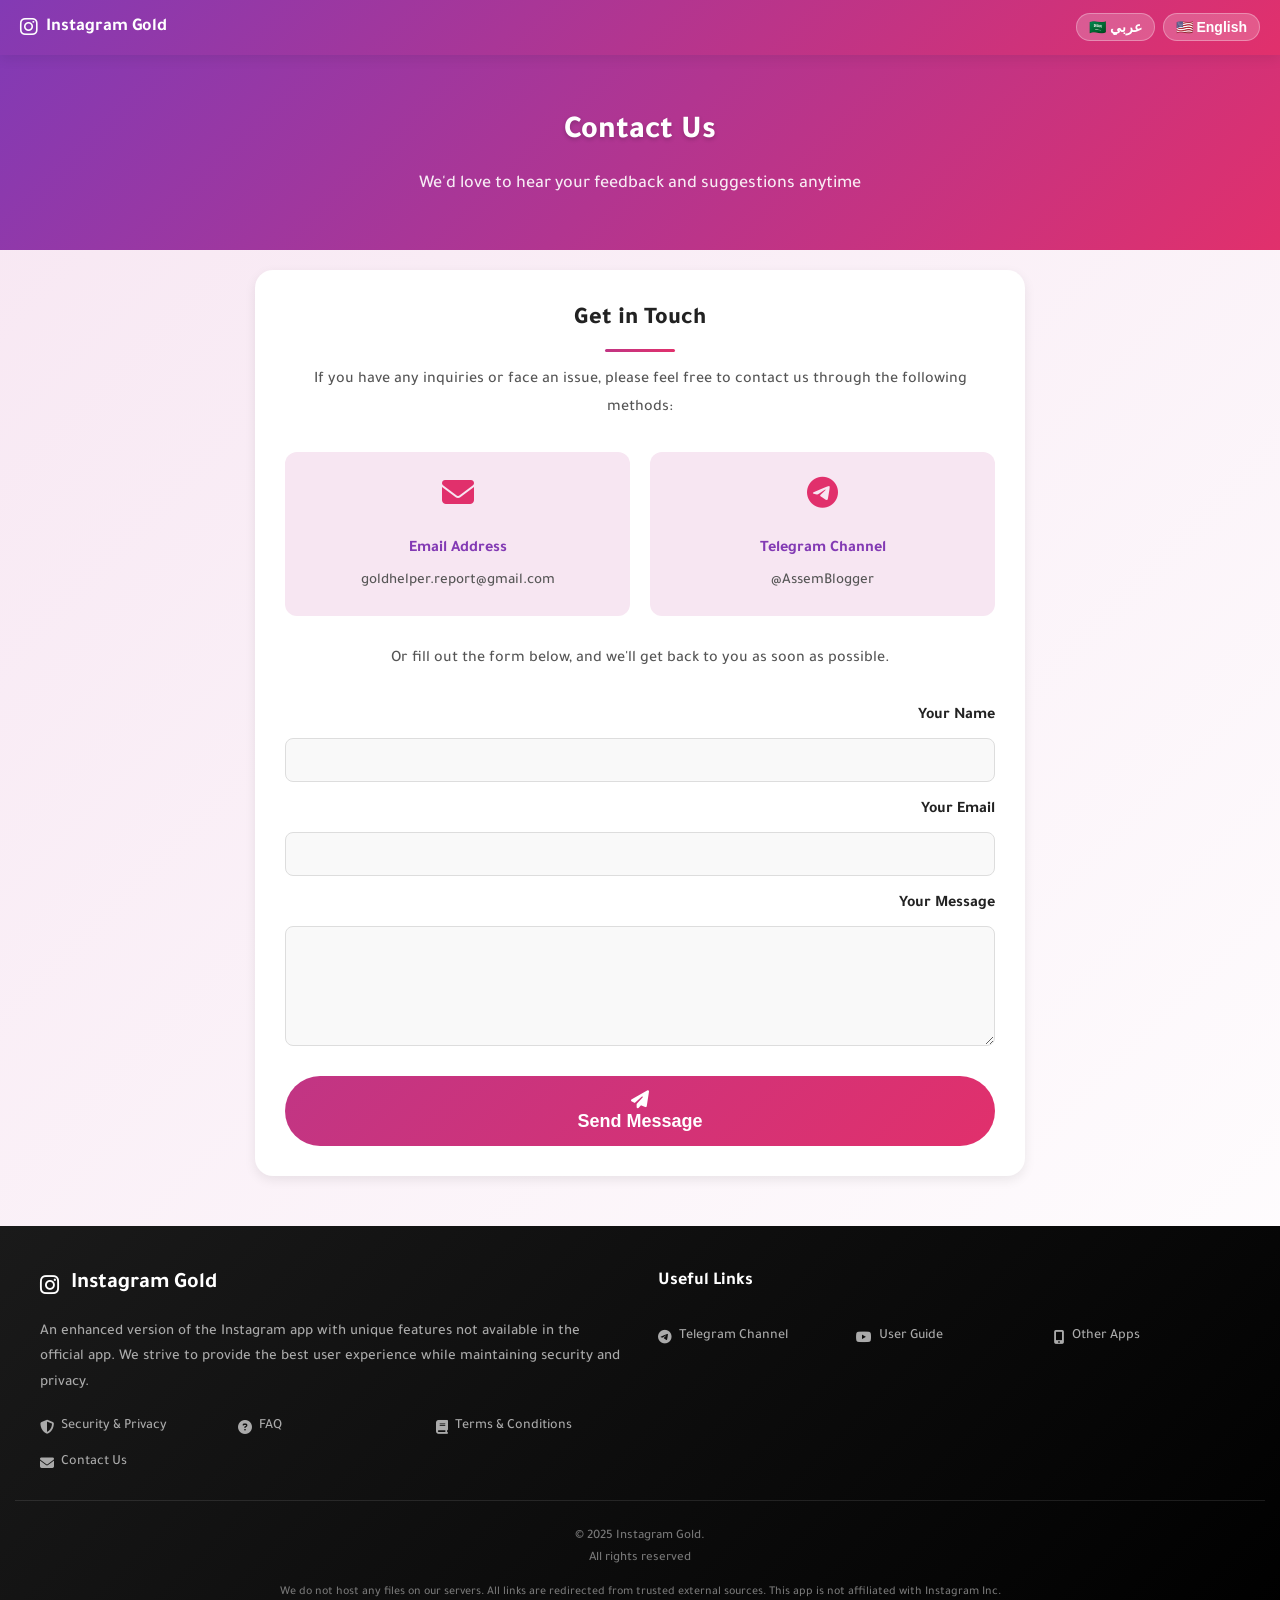
<file: contact.html>
<!DOCTYPE html>
<html lang="ar" dir="rtl">
<head>
    <meta charset="UTF-8" />
    <title>اتصل بنا - انستقرام الذهبي</title>
    <link rel="icon" href="https://instagold.download/favicon.ico" type="image/x-icon">
    <meta name="viewport" content="width=device-width, initial-scale=1, shrink-to-fit=no"/>
    <meta name="robots" content="index,follow"/>
    <meta name="description" content="تواصل معنا للاستفسار عن انستقرام الذهبي أو لتقديم ملاحظاتك. يسعدنا سماع آرائكم واقتراحاتكم."/>
    <meta name="keywords" content="Instagram Gold, Instagram Plus, اتصل بنا, contact us, دعم فني"/>

    <meta property="og:type" content="website"/>
    <meta property="og:site_name" content="GoldFire"/>
    <meta property="og:locale" content="ar_AR"/>
    <meta property="og:url" content="https://instagold.ogwhats.me/contact.html"/>
    <meta property="og:title" content="اتصل بنا - انستقرام الذهبي"/>
    <meta property="og:description" content="تواصل معنا لجميع استفساراتك حول انستقرام الذهبي."/>

    <meta name="twitter:card" content="summary_large_image"/>
    <meta name="twitter:site" content="@GoldFire"/>
    <meta name="twitter:title" content="اتصل بنا - انستقرام الذهبي"/>
    <meta property="twitter:description" content="تواصل معنا لجميع استفساراتك حول انستقرام الذهبي."/>

    <meta itemprop="name" content="اتصل بنا - انستقرام الذهبي"/>
    <meta itemprop="description" content="تواصل معنا لجميع استفساراتك حول انستقرام الذهبي."/>

    <link href="https://fonts.googleapis.com/css2?family=Tajawal:wght@400;500;600;700;800&display=swap" rel="stylesheet">
    <link rel="stylesheet" href="https://cdnjs.cloudflare.com/ajax/libs/font-awesome/6.4.0/css/all.min.css">
    
    <script async src="https://www.googletagmanager.com/gtag/js?id=G-VJVJFRQLR0"></script>
    <script>
      window.dataLayer = window.dataLayer || [];
      function gtag(){dataLayer.push(arguments);}
      gtag('js', new Date());
      gtag('config', 'G-VJVJFRQLR0');
    </script>
    
    <style>
        :root {
            --plus-primary: #E1306C;
            --plus-secondary: #C13584;
            --plus-dark: #833AB4;
            --text-dark: #222;
            --text-light: #f8f8f8;
            --bg-light: #f9f9f9;
            --shadow: 0 4px 12px rgba(0,0,0,0.08);
            --transition: all 0.3s ease;
        }

        * {
            margin: 0;
            padding: 0;
            box-sizing: border-box;
        }
        
        body {
            font-family: 'Tajawal', sans-serif;
            font-weight: 500;
            line-height: 1.7;
            color: var(--text-dark);
            background: linear-gradient(135deg, #f7e6f2 0%, #fff 100%);
            min-height: 100vh;
            position: relative;
        }

        [data-lang] { display: none; }
        .show-ar { display: block; }
        .show-en { display: block; }
        [dir="rtl"] .show-en, [dir="ltr"] .show-ar { display: none; }

        .top-bar {
            display: flex;
            justify-content: space-between;
            align-items: center;
            padding: 12px 20px;
            background: linear-gradient(135deg, var(--plus-dark) 0%, var(--plus-primary) 100%);
            box-shadow: var(--shadow);
            position: sticky;
            top: 0;
            z-index: 100;
        }

        .logo {
            display: flex;
            align-items: center;
            gap: 8px;
            color: white;
            font-weight: 700;
            font-size: 18px;
            text-decoration: none;
        }

        .logo-icon {
            font-size: 20px;
        }

        .lang-switcher {
            display: flex;
            gap: 8px;
        }

        .lang-btn {
            background: rgba(255, 255, 255, 0.2);
            border: 1px solid rgba(255, 255, 255, 0.3);
            color: white;
            padding: 5px 12px;
            border-radius: 30px;
            font-weight: 600;
            font-size: 14px;
            cursor: pointer;
            transition: var(--transition);
        }

        .lang-btn:hover {
            background: rgba(255, 255, 255, 0.3);
        }

        .header {
            background: linear-gradient(135deg, var(--plus-dark) 0%, var(--plus-primary) 100%);
            text-align: center;
            padding: 50px 15px;
            position: relative;
            overflow: hidden;
            margin-bottom: 20px;
        }

        .header-content {
            position: relative;
            z-index: 2;
            max-width: 800px;
            margin: 0 auto;
        }

        h1 {
            font-size: 32px;
            font-weight: 800;
            margin-bottom: 10px;
            color: white;
            text-shadow: 0 2px 4px rgba(0,0,0,0.2);
        }

        .subtitle {
            font-size: 18px;
            color: rgba(255, 255, 255, 0.9);
            max-width: 600px;
            margin: 0 auto;
        }
        
        .main-content {
            max-width: 800px;
            margin: 0 auto 50px;
            padding: 0 15px;
        }

        .contact-section {
            background: white;
            border-radius: 18px;
            box-shadow: var(--shadow);
            padding: 30px;
        }

        .section-title {
            font-size: 24px;
            font-weight: 800;
            color: var(--text-dark);
            text-align: center;
            margin-bottom: 15px;
            position: relative;
            padding-bottom: 12px;
        }
        
        .section-title::after {
            content: "";
            position: absolute;
            bottom: 0;
            left: 50%;
            transform: translateX(-50%);
            width: 70px;
            height: 3px;
            background: linear-gradient(90deg, var(--plus-secondary), var(--plus-primary));
            border-radius: 2px;
        }

        [dir="rtl"] .section-title::after {
            left: auto;
            right: 50%;
            transform: translateX(50%);
        }
        
        .contact-desc {
            text-align: center;
            font-size: 16px;
            color: #555;
            margin-bottom: 30px;
        }

        .contact-info-grid {
            display: grid;
            grid-template-columns: 1fr;
            gap: 20px;
            margin-bottom: 30px;
        }

        @media (min-width: 600px) {
            .contact-info-grid {
                grid-template-columns: 1fr 1fr;
            }
        }

        .info-item {
            display: flex;
            flex-direction: column;
            align-items: center;
            text-align: center;
            background: #f7e6f2;
            padding: 20px;
            border-radius: 12px;
            transition: var(--transition);
        }

        .info-item:hover {
            transform: translateY(-5px);
            box-shadow: 0 5px 15px rgba(0,0,0,0.05);
        }

        .info-icon {
            font-size: 32px;
            color: var(--plus-primary);
            margin-bottom: 10px;
        }
        
        .info-label {
            font-size: 16px;
            font-weight: 700;
            color: var(--plus-dark);
            margin-bottom: 5px;
        }
        
        .info-value a {
            font-size: 15px;
            color: #555;
            text-decoration: none;
            transition: color 0.3s ease;
        }

        .info-value a:hover {
            color: var(--plus-primary);
        }
        
        .contact-form {
            display: flex;
            flex-direction: column;
            gap: 15px;
            text-align: right;
        }
        
        .form-group {
            display: flex;
            flex-direction: column;
        }
        
        .form-group label {
            font-weight: 600;
            margin-bottom: 8px;
            color: var(--text-dark);
        }
        
        .form-group input,
        .form-group textarea {
            width: 100%;
            padding: 12px;
            border: 1px solid #ddd;
            border-radius: 8px;
            font-family: 'Tajawal', sans-serif;
            font-size: 15px;
            background: #f9f9f9;
            transition: border-color 0.3s ease;
        }
        
        .form-group input:focus,
        .form-group textarea:focus {
            outline: none;
            border-color: var(--plus-primary);
            box-shadow: 0 0 0 2px rgba(225, 48, 108, 0.2);
        }
        
        .form-group textarea {
            resize: vertical;
            min-height: 120px;
        }
        
        .submit-btn {
            background: linear-gradient(135deg, var(--plus-secondary), var(--plus-primary));
            color: white;
            padding: 14px 25px;
            font-size: 18px;
            font-weight: 700;
            border: none;
            border-radius: 50px;
            cursor: pointer;
            transition: var(--transition);
            margin-top: 15px;
        }

        .submit-btn:hover {
            opacity: 0.9;
            transform: translateY(-2px);
        }

        .footer {
            background: linear-gradient(135deg, #1a1a1a 0%, #000 100%);
            color: #aaa;
            padding: 40px 15px 25px;
            margin-top: 40px;
        }
        
        .footer-content {
            max-width: 1200px;
            margin: 0 auto;
            display: grid;
            grid-template-columns: 1fr;
            gap: 35px;
        }

        @media (min-width: 768px) {
            .footer-content {
                grid-template-columns: 1fr 1fr;
            }
        }
        
        .footer-logo {
            display: flex;
            align-items: center;
            gap: 12px;
            color: white;
            font-size: 22px;
            font-weight: 700;
            margin-bottom: 15px;
        }
        
        .footer-desc {
            font-size: 15px;
            line-height: 1.7;
            margin-bottom: 20px;
        }
        
        .footer-links {
            display: grid;
            grid-template-columns: repeat(auto-fill, minmax(140px, 1fr));
            gap: 12px;
            margin-top: 18px;
        }
        
        .footer-links a {
            text-decoration: none;
            color: #aaa;
            display: flex;
            align-items: center;
            gap: 7px;
            transition: var(--transition);
            font-size: 14px;
        }
        
        .footer-links a:hover {
            color: var(--plus-primary);
        }
        
        .footer-section-title {
            font-size: 18px;
            font-weight: 700;
            color: white;
            margin-bottom: 20px;
            position: relative;
            padding-bottom: 8px;
        }
        
        [dir="ltr"] .footer-section-title::after {
            right: auto;
            left: 0;
        }

        .copyright {
            text-align: center;
            padding-top: 25px;
            margin-top: 25px;
            border-top: 1px solid rgba(255,255,255,0.1);
            font-size: 13px;
            color: #777;
        }
        
        .disclaimer {
            font-size: 12px;
            color: #777;
            margin-top: 12px;
            line-height: 1.7;
            max-width: 800px;
            margin-left: auto;
            margin-right: auto;
        }
        
        @media (max-width: 480px) {
            h1 {
                font-size: 28px;
            }
            .subtitle {
                font-size: 16px;
            }
            .section-title {
                font-size: 22px;
            }
            .contact-desc {
                font-size: 14px;
            }
            .footer-logo {
                font-size: 20px;
            }
            .footer-desc {
                font-size: 14px;
            }
        }
    </style>
</head>
<body>
    
    <div class="top-bar">
        <a href="index.html" class="logo">
            <i class="fab fa-instagram logo-icon"></i>
            <span data-lang="ar">انستقرام الذهبي</span>
            <span data-lang="en">Instagram Gold</span>
        </a>
        <div class="lang-switcher">
            <button class="lang-btn" onclick="setLanguage('ar')">🇸🇦 عربي</button>
            <button class="lang-btn" onclick="setLanguage('en')">🇺🇸 English</button>
        </div>
    </div>
    
    <header class="header">
        <div class="header-content">
            <h1 data-lang="ar">اتصل بنا</h1>
            <h1 data-lang="en">Contact Us</h1>
            <p class="subtitle" data-lang="ar">يسعدنا سماع آرائكم واقتراحاتكم في أي وقت</p>
            <p class="subtitle" data-lang="en">We'd love to hear your feedback and suggestions anytime</p>
        </div>
    </header>
    
    <div class="main-content">
        <div class="contact-section">
            <h2 class="section-title" data-lang="ar">تواصل معنا</h2>
            <h2 class="section-title" data-lang="en">Get in Touch</h2>
            
            <p class="contact-desc" data-lang="ar">
                إذا كان لديك أي استفسار أو واجهت مشكلة، لا تتردد في الاتصال بنا عبر الطرق التالية:
            </p>
            <p class="contact-desc" data-lang="en">
                If you have any inquiries or face an issue, please feel free to contact us through the following methods:
            </p>

            <div class="contact-info-grid">
                <div class="info-item">
                    <div class="info-icon"><i class="fas fa-envelope"></i></div>
                    <div class="info-label" data-lang="ar">البريد الإلكتروني</div>
                    <div class="info-label" data-lang="en">Email Address</div>
                    <div class="info-value"><a href="mailto:goldhelper.report@gmail.com">goldhelper.report@gmail.com</a></div>
                </div>
                <div class="info-item">
                    <div class="info-icon"><i class="fab fa-telegram-plane"></i></div>
                    <div class="info-label" data-lang="ar">قناة التليجرام</div>
                    <div class="info-label" data-lang="en">Telegram Channel</div>
                    <div class="info-value"><a href="https://t.me/AssemBlogger" target="_blank">@AssemBlogger</a></div>
                </div>
            </div>

            <p class="contact-desc" data-lang="ar">
                أو املأ النموذج أدناه وسنتواصل معك في أقرب وقت ممكن.
            </p>
            <p class="contact-desc" data-lang="en">
                Or fill out the form below, and we'll get back to you as soon as possible.
            </p>

            <form class="contact-form" action="https://formspree.io/f/youremailaddress" method="POST">
                <div class="form-group">
                    <label for="name" data-lang="ar">الاسم</label>
                    <label for="name" data-lang="en">Your Name</label>
                    <input type="text" id="name" name="name" required>
                </div>
                <div class="form-group">
                    <label for="email" data-lang="ar">البريد الإلكتروني</label>
                    <label for="email" data-lang="en">Your Email</label>
                    <input type="email" id="email" name="_replyto" required>
                </div>
                <div class="form-group">
                    <label for="message" data-lang="ar">رسالتك</label>
                    <label for="message" data-lang="en">Your Message</label>
                    <textarea id="message" name="message" required></textarea>
                </div>
                <button type="submit" class="submit-btn">
                    <i class="fas fa-paper-plane"></i>
                    <span data-lang="ar">إرسال الرسالة</span>
                    <span data-lang="en">Send Message</span>
                </button>
            </form>
        </div>
    </div>
    
    <footer class="footer">
        <div class="footer-content">
            <div>
                <div class="footer-logo">
                    <i class="fab fa-instagram"></i>
                    <span data-lang="ar">انستقرام الذهبي</span>
                    <span data-lang="en">Instagram Gold</span>
                </div>
                <p class="footer-desc" data-lang="ar">
                    نسخة محسنة من تطبيق انستقرام مع ميزات فريدة غير موجودة في التطبيق الرسمي.
                    نسعى لتقديم أفضل تجربة مستخدم مع الحفاظ على الأمان والخصوصية.
                </p>
                <p class="footer-desc" data-lang="en">
                    An enhanced version of the Instagram app with unique features not available in the official app.
                    We strive to provide the best user experience while maintaining security and privacy.
                </p>
                <div class="footer-links">
                    <a href="/privacy-policy.html"><i class="fas fa-shield-alt"></i> <span data-lang="ar">الأمان والخصوصية</span><span data-lang="en">Security & Privacy</span></a>
                    <a href="/faq.html"><i class="fas fa-question-circle"></i> <span data-lang="ar">الأسئلة الشائعة</span><span data-lang="en">FAQ</span></a>
                    <a href="/terms.html"><i class="fas fa-book"></i> <span data-lang="ar">الشروط والأحكام</span><span data-lang="en">Terms & Conditions</span></a>
                    <a href="/contact.html"><i class="fas fa-envelope"></i> <span data-lang="ar">اتصل بنا</span><span data-lang="en">Contact Us</span></a>
                </div>
            </div>
            
            <div>
                <h3 class="footer-section-title" data-lang="ar">روابط مفيدة</h3>
                <h3 class="footer-section-title" data-lang="en">Useful Links</h3>
                <div class="footer-links">
                    <a href="https://t.me/AssemBlogger"><i class="fab fa-telegram-plane"></i> <span data-lang="ar">قناة التليجرام</span><span data-lang="en">Telegram Channel</span></a>
                    <a href="/user-guide.html"><i class="fab fa-youtube"></i> <span data-lang="ar">دليل الاستخدام</span><span data-lang="en">User Guide</span></a>
                    <a href="https://mediafiresm.appsfire.co/file/goldhelper"><i class="fas fa-mobile-alt"></i> <span data-lang="ar">تطبيقات أخرى</span><span data-lang="en">Other Apps</span></a>
                </div>
            </div>
        </div>
        
        <div class="copyright">
            <p>&copy; 2025 Instagram Gold. <span data-lang="ar">جميع الحقوق محفوظة</span><span data-lang="en">All rights reserved</span></p>
            <p class="disclaimer" data-lang="ar">
                نحن لا نستضيف أي ملف على خوادمنا. جميع الروابط يتم توجيهها من مصادر خارجية موثوقة.
                هذا التطبيق ليس تابعًا لشركة انستقرام.
            </p>
            <p class="disclaimer" data-lang="en">
                We do not host any files on our servers. All links are redirected from trusted external sources.
                This app is not affiliated with Instagram Inc.
            </p>
        </div>
    </footer>
    
    <script>
        document.addEventListener("DOMContentLoaded", () => {
            const userLang = navigator.language.startsWith("ar") ? "ar" : "en";
            setLanguage(userLang);
        });

        function setLanguage(selectedLang) {
            document.documentElement.lang = selectedLang;
            document.documentElement.dir = selectedLang === 'ar' ? 'rtl' : 'ltr';
            
            document.querySelectorAll('[data-lang]').forEach(el => {
                el.style.display = 'none';
            });
            
            document.querySelectorAll(`[data-lang="${selectedLang}"]`).forEach(el => {
                el.style.display = 'block';
            });
            
            if (selectedLang === 'ar') {
                document.querySelectorAll('.show-ar').forEach(el => el.style.display = 'block');
                document.querySelectorAll('.show-en').forEach(el => el.style.display = 'none');
            } else {
                document.querySelectorAll('.show-ar').forEach(el => el.style.display = 'none');
                document.querySelectorAll('.show-en').forEach(el => el.style.display = 'block');
            }
        }
    </script>
</body>
</html>
</file>
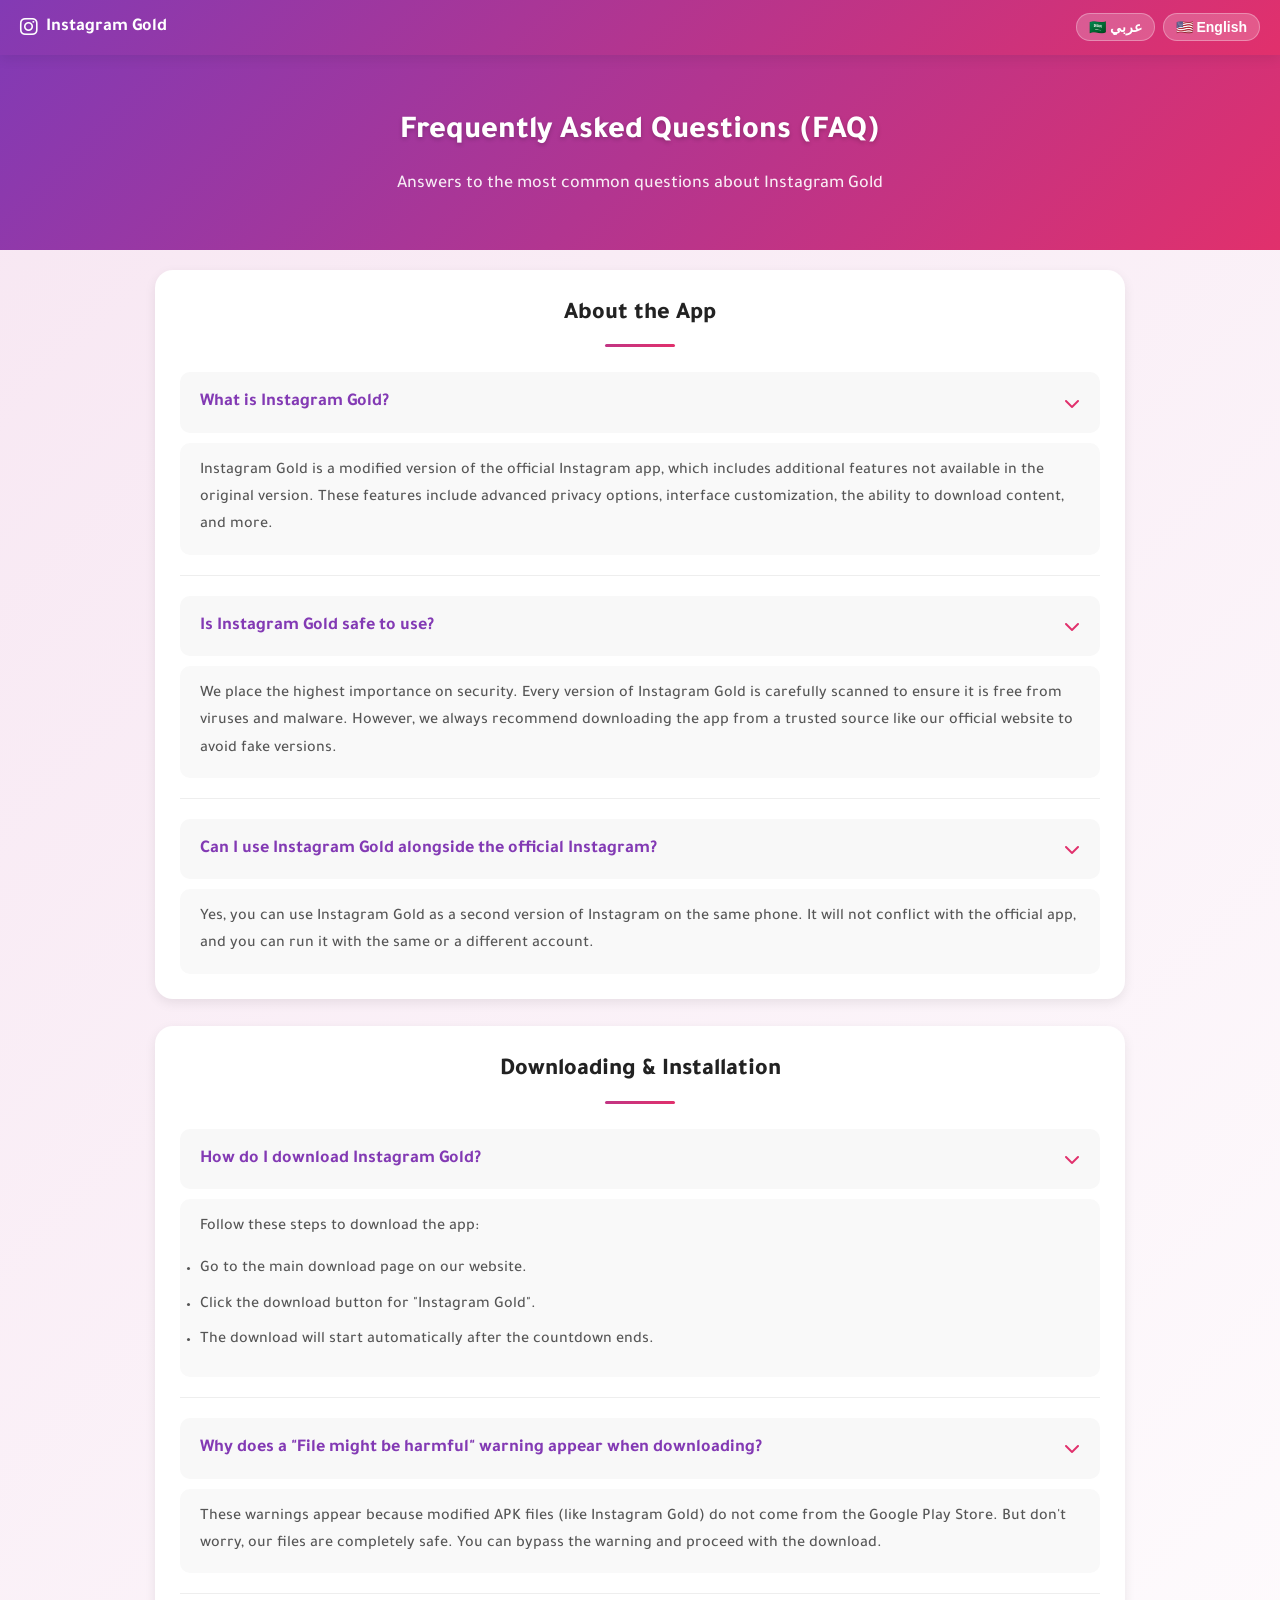
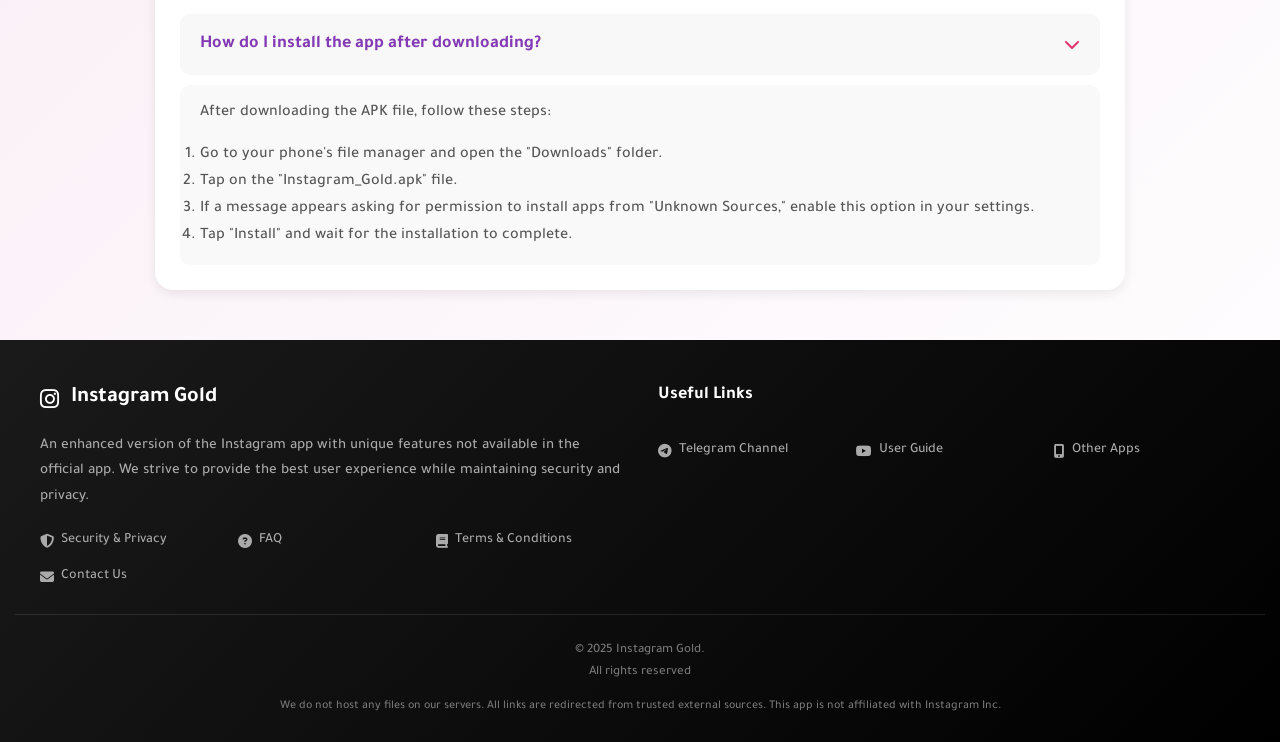
<file: faq.html>
<!DOCTYPE html>
<html lang="ar" dir="rtl">
<head>
    <meta charset="UTF-8" />
    <title>الأسئلة الشائعة - انستقرام الذهبي</title>
    <link rel="icon" href="https://instagold.download/favicon.ico" type="image/x-icon">
    <meta name="viewport" content="width=device-width, initial-scale=1, shrink-to-fit=no"/>
    <meta name="robots" content="index,follow"/>
    <meta name="description" content="الأسئلة الشائعة حول انستقرام الذهبي. تعرف على كيفية التنزيل والاستخدام والميزات وكيفية حل المشكلات الشائعة."/>
    <meta name="keywords" content="Instagram Gold, Instagram Plus, أسئلة شائعة, FAQ, انستقرام الذهبي"/>

    <meta property="og:type" content="website"/>
    <meta property="og:site_name" content="GoldFire"/>
    <meta property="og:locale" content="ar_AR"/>
    <meta property="og:url" content="https://instagold.ogwhats.me/faq.html"/>
    <meta property="og:title" content="الأسئلة الشائعة - انستقرام الذهبي"/>
    <meta property="og:description" content="أجوبة على أكثر الأسئلة شيوعاً حول تطبيق انستقرام الذهبي."/>

    <meta name="twitter:card" content="summary_large_image"/>
    <meta name="twitter:site" content="@GoldFire"/>
    <meta name="twitter:title" content="الأسئلة الشائعة - انستقرام الذهبي"/>
    <meta property="twitter:description" content="أجوبة على أكثر الأسئلة شيوعاً حول تطبيق انستقرام الذهبي."/>

    <meta itemprop="name" content="الأسئلة الشائعة - انستقرام الذهبي"/>
    <meta itemprop="description" content="أجوبة على أكثر الأسئلة شيوعاً حول تطبيق انستقرام الذهبي."/>

    <link href="https://fonts.googleapis.com/css2?family=Tajawal:wght@400;500;600;700;800&display=swap" rel="stylesheet">
    <link rel="stylesheet" href="https://cdnjs.cloudflare.com/ajax/libs/font-awesome/6.4.0/css/all.min.css">
    
    <script async src="https://www.googletagmanager.com/gtag/js?id=G-VJVJFRQLR0"></script>
    <script>
      window.dataLayer = window.dataLayer || [];
      function gtag(){dataLayer.push(arguments);}
      gtag('js', new Date());
      gtag('config', 'G-VJVJFRQLR0');
    </script>
    
    <style>
        :root {
            --plus-primary: #E1306C;
            --plus-secondary: #C13584;
            --plus-dark: #833AB4;
            --text-dark: #222;
            --text-light: #f8f8f8;
            --bg-light: #f9f9f9;
            --shadow: 0 4px 12px rgba(0,0,0,0.08);
            --transition: all 0.3s ease;
        }

        * {
            margin: 0;
            padding: 0;
            box-sizing: border-box;
        }
        
        body {
            font-family: 'Tajawal', sans-serif;
            font-weight: 500;
            line-height: 1.7;
            color: var(--text-dark);
            background: linear-gradient(135deg, #f7e6f2 0%, #fff 100%);
            min-height: 100vh;
            position: relative;
        }

        [data-lang] { display: none; }
        .show-ar { display: block; }
        .show-en { display: block; }
        [dir="rtl"] .show-en, [dir="ltr"] .show-ar { display: none; }

        .top-bar {
            display: flex;
            justify-content: space-between;
            align-items: center;
            padding: 12px 20px;
            background: linear-gradient(135deg, var(--plus-dark) 0%, var(--plus-primary) 100%);
            box-shadow: var(--shadow);
            position: sticky;
            top: 0;
            z-index: 100;
        }

        .logo {
            display: flex;
            align-items: center;
            gap: 8px;
            color: white;
            font-weight: 700;
            font-size: 18px;
            text-decoration: none;
        }

        .logo-icon {
            font-size: 20px;
        }

        .lang-switcher {
            display: flex;
            gap: 8px;
        }

        .lang-btn {
            background: rgba(255, 255, 255, 0.2);
            border: 1px solid rgba(255, 255, 255, 0.3);
            color: white;
            padding: 5px 12px;
            border-radius: 30px;
            font-weight: 600;
            font-size: 14px;
            cursor: pointer;
            transition: var(--transition);
        }

        .lang-btn:hover {
            background: rgba(255, 255, 255, 0.3);
        }

        .header {
            background: linear-gradient(135deg, var(--plus-dark) 0%, var(--plus-primary) 100%);
            text-align: center;
            padding: 50px 15px;
            position: relative;
            overflow: hidden;
            margin-bottom: 20px;
        }

        .header-content {
            position: relative;
            z-index: 2;
            max-width: 800px;
            margin: 0 auto;
        }

        h1 {
            font-size: 32px;
            font-weight: 800;
            margin-bottom: 10px;
            color: white;
            text-shadow: 0 2px 4px rgba(0,0,0,0.2);
        }

        .subtitle {
            font-size: 18px;
            color: rgba(255, 255, 255, 0.9);
            max-width: 600px;
            margin: 0 auto;
        }
        
        .main-content {
            max-width: 1000px;
            margin: 0 auto 50px;
            padding: 0 15px;
        }

        .faq-section {
            background: white;
            border-radius: 18px;
            box-shadow: var(--shadow);
            padding: 25px;
        }

        .section-title {
            font-size: 24px;
            font-weight: 800;
            color: var(--text-dark);
            text-align: center;
            margin-bottom: 25px;
            position: relative;
            padding-bottom: 12px;
        }
        
        .section-title::after {
            content: "";
            position: absolute;
            bottom: 0;
            left: 50%;
            transform: translateX(-50%);
            width: 70px;
            height: 3px;
            background: linear-gradient(90deg, var(--plus-secondary), var(--plus-primary));
            border-radius: 2px;
        }

        [dir="rtl"] .section-title::after {
            left: auto;
            right: 50%;
            transform: translateX(50%);
        }

        .faq-item {
            margin-bottom: 20px;
            border-bottom: 1px solid #eee;
            padding-bottom: 20px;
        }

        .faq-item:last-child {
            border-bottom: none;
            margin-bottom: 0;
            padding-bottom: 0;
        }

        .faq-question {
            font-size: 18px;
            font-weight: 700;
            color: var(--plus-dark);
            cursor: pointer;
            display: flex;
            align-items: center;
            justify-content: space-between;
            gap: 15px;
            background: #f8f8f8;
            padding: 15px 20px;
            border-radius: 10px;
            transition: var(--transition);
        }

        .faq-question:hover {
            background: #f7e6f2;
        }

        .faq-question i {
            color: var(--plus-primary);
            font-size: 16px;
            transition: transform 0.3s ease;
        }

        .faq-question.active i {
            transform: rotate(180deg);
        }

        .faq-answer {
            font-size: 16px;
            color: #555;
            padding: 15px 20px;
            background: var(--bg-light);
            border-radius: 10px;
            margin-top: 10px;
            display: none;
            overflow: hidden;
            transition: all 0.3s ease-in-out;
        }
        
        .faq-answer p {
            margin-bottom: 15px;
        }

        .faq-answer p:last-child {
            margin-bottom: 0;
        }
        
        .faq-answer ul {
            margin-right: 25px;
            list-style-type: disc;
        }
        
        .faq-answer ul li {
            margin-bottom: 8px;
        }
        
        .footer {
            background: linear-gradient(135deg, #1a1a1a 0%, #000 100%);
            color: #aaa;
            padding: 40px 15px 25px;
            margin-top: 40px;
        }
        
        .footer-content {
            max-width: 1200px;
            margin: 0 auto;
            display: grid;
            grid-template-columns: 1fr;
            gap: 35px;
        }

        @media (min-width: 768px) {
            .footer-content {
                grid-template-columns: 1fr 1fr;
            }
        }
        
        .footer-logo {
            display: flex;
            align-items: center;
            gap: 12px;
            color: white;
            font-size: 22px;
            font-weight: 700;
            margin-bottom: 15px;
        }
        
        .footer-desc {
            font-size: 15px;
            line-height: 1.7;
            margin-bottom: 20px;
        }
        
        .footer-links {
            display: grid;
            grid-template-columns: repeat(auto-fill, minmax(140px, 1fr));
            gap: 12px;
            margin-top: 18px;
        }
        
        .footer-links a {
            text-decoration: none;
            color: #aaa;
            display: flex;
            align-items: center;
            gap: 7px;
            transition: var(--transition);
            font-size: 14px;
        }
        
        .footer-links a:hover {
            color: var(--plus-primary);
        }
        
        .footer-section-title {
            font-size: 18px;
            font-weight: 700;
            color: white;
            margin-bottom: 20px;
            position: relative;
            padding-bottom: 8px;
        }
        
        [dir="ltr"] .footer-section-title::after {
            right: auto;
            left: 0;
        }

        .copyright {
            text-align: center;
            padding-top: 25px;
            margin-top: 25px;
            border-top: 1px solid rgba(255,255,255,0.1);
            font-size: 13px;
            color: #777;
        }
        
        .disclaimer {
            font-size: 12px;
            color: #777;
            margin-top: 12px;
            line-height: 1.7;
            max-width: 800px;
            margin-left: auto;
            margin-right: auto;
        }
        
        @media (max-width: 480px) {
            h1 {
                font-size: 28px;
            }
            .subtitle {
                font-size: 16px;
            }
            .section-title {
                font-size: 22px;
            }
            .faq-question {
                font-size: 16px;
            }
            .faq-answer {
                font-size: 14px;
            }
            .footer-logo {
                font-size: 20px;
            }
            .footer-desc {
                font-size: 14px;
            }
        }
    </style>
</head>
<body>
    
    <div class="top-bar">
        <a href="index.html" class="logo">
            <i class="fab fa-instagram logo-icon"></i>
            <span data-lang="ar">انستقرام الذهبي</span>
            <span data-lang="en">Instagram Gold</span>
        </a>
        <div class="lang-switcher">
            <button class="lang-btn" onclick="setLanguage('ar')">🇸🇦 عربي</button>
            <button class="lang-btn" onclick="setLanguage('en')">🇺🇸 English</button>
        </div>
    </div>
    
    <header class="header">
        <div class="header-content">
            <h1 data-lang="ar">الأسئلة الشائعة</h1>
            <h1 data-lang="en">Frequently Asked Questions (FAQ)</h1>
            <p class="subtitle" data-lang="ar">أجوبة على أكثر الأسئلة شيوعاً حول انستقرام الذهبي</p>
            <p class="subtitle" data-lang="en">Answers to the most common questions about Instagram Gold</p>
        </div>
    </header>
    
    <div class="main-content">
        <div class="faq-section">
            <h2 class="section-title" data-lang="ar">حول التطبيق</h2>
            <h2 class="section-title" data-lang="en">About the App</h2>
            
            <div class="faq-list">
                
                <div class="faq-item">
                    <div class="faq-question">
                        <span data-lang="ar">ما هو انستقرام الذهبي؟</span>
                        <span data-lang="en">What is Instagram Gold?</span>
                        <i class="fas fa-chevron-down"></i>
                    </div>
                    <div class="faq-answer" data-lang="ar">
                        <p>انستقرام الذهبي هو نسخة معدلة من تطبيق انستقرام الرسمي، ويحتوي على ميزات إضافية لا تتوفر في النسخة الأصلية. تشمل هذه الميزات خيارات الخصوصية المتقدمة، وتخصيص الواجهة، وإمكانية تنزيل المحتوى، والمزيد.</p>
                    </div>
                    <div class="faq-answer" data-lang="en">
                        <p>Instagram Gold is a modified version of the official Instagram app, which includes additional features not available in the original version. These features include advanced privacy options, interface customization, the ability to download content, and more.</p>
                    </div>
                </div>
                
                <div class="faq-item">
                    <div class="faq-question">
                        <span data-lang="ar">هل انستقرام الذهبي آمن للاستخدام؟</span>
                        <span data-lang="en">Is Instagram Gold safe to use?</span>
                        <i class="fas fa-chevron-down"></i>
                    </div>
                    <div class="faq-answer" data-lang="ar">
                        <p>نحن نولي أهمية قصوى للأمان. يتم فحص كل إصدار من انستقرام الذهبي بعناية للتأكد من خلوه من الفيروسات والبرامج الضارة. ومع ذلك، ننصح دائمًا بتحميل التطبيق من مصدر موثوق مثل موقعنا الرسمي لتجنب النسخ المزيفة.</p>
                    </div>
                    <div class="faq-answer" data-lang="en">
                        <p>We place the highest importance on security. Every version of Instagram Gold is carefully scanned to ensure it is free from viruses and malware. However, we always recommend downloading the app from a trusted source like our official website to avoid fake versions.</p>
                    </div>
                </div>
                
                <div class="faq-item">
                    <div class="faq-question">
                        <span data-lang="ar">هل يمكنني استخدام انستقرام الذهبي بجانب انستقرام الرسمي؟</span>
                        <span data-lang="en">Can I use Instagram Gold alongside the official Instagram?</span>
                        <i class="fas fa-chevron-down"></i>
                    </div>
                    <div class="faq-answer" data-lang="ar">
                        <p>نعم، يمكنك استخدام انستقرام الذهبي كنسخة ثانية من انستقرام على نفس الهاتف. لن يتعارض مع التطبيق الرسمي ويمكنك تشغيله بنفس الحساب أو بحساب مختلف.</p>
                    </div>
                    <div class="faq-answer" data-lang="en">
                        <p>Yes, you can use Instagram Gold as a second version of Instagram on the same phone. It will not conflict with the official app, and you can run it with the same or a different account.</p>
                    </div>
                </div>
            </div>
        </div>
        
        <br>
        
        <div class="faq-section">
            <h2 class="section-title" data-lang="ar">التنزيل والتثبيت</h2>
            <h2 class="section-title" data-lang="en">Downloading & Installation</h2>
            
            <div class="faq-list">
                
                <div class="faq-item">
                    <div class="faq-question">
                        <span data-lang="ar">كيف أقوم بتنزيل انستقرام الذهبي؟</span>
                        <span data-lang="en">How do I download Instagram Gold?</span>
                        <i class="fas fa-chevron-down"></i>
                    </div>
                    <div class="faq-answer" data-lang="ar">
                        <p>اتبع الخطوات التالية لتنزيل التطبيق:</p>
                        <ul>
                            <li>انتقل إلى صفحة التنزيل الرئيسية على موقعنا.</li>
                            <li>اضغط على زر التنزيل لـ "Instagram Gold".</li>
                            <li>ستبدأ عملية التنزيل تلقائيًا بعد انتهاء العد التنازلي.</li>
                        </ul>
                    </div>
                    <div class="faq-answer" data-lang="en">
                        <p>Follow these steps to download the app:</p>
                        <ul>
                            <li>Go to the main download page on our website.</li>
                            <li>Click the download button for "Instagram Gold".</li>
                            <li>The download will start automatically after the countdown ends.</li>
                        </ul>
                    </div>
                </div>
                
                <div class="faq-item">
                    <div class="faq-question">
                        <span data-lang="ar">لماذا يظهر تحذير "قد يكون الملف ضارًا" عند التنزيل؟</span>
                        <span data-lang="en">Why does a "File might be harmful" warning appear when downloading?</span>
                        <i class="fas fa-chevron-down"></i>
                    </div>
                    <div class="faq-answer" data-lang="ar">
                        <p>تظهر هذه التحذيرات لأن ملفات APK المعدلة (مثل انستقرام الذهبي) لا تأتي من متجر Google Play. لكن لا تقلق، ملفاتنا آمنة تمامًا. يمكنك تخطي التحذير والمتابعة في التنزيل.</p>
                    </div>
                    <div class="faq-answer" data-lang="en">
                        <p>These warnings appear because modified APK files (like Instagram Gold) do not come from the Google Play Store. But don't worry, our files are completely safe. You can bypass the warning and proceed with the download.</p>
                    </div>
                </div>
                
                <div class="faq-item">
                    <div class="faq-question">
                        <span data-lang="ar">كيف أقوم بتثبيت التطبيق بعد التنزيل؟</span>
                        <span data-lang="en">How do I install the app after downloading?</span>
                        <i class="fas fa-chevron-down"></i>
                    </div>
                    <div class="faq-answer" data-lang="ar">
                        <p>بعد تنزيل ملف APK، اتبع الخطوات التالية:</p>
                        <ol>
                            <li>انتقل إلى مدير الملفات على هاتفك وافتح مجلد "التنزيلات" (Downloads).</li>
                            <li>اضغط على ملف "Instagram_Gold.apk".</li>
                            <li>إذا ظهرت رسالة تطلب السماح بتثبيت التطبيقات من "مصادر غير معروفة"، قم بتفعيل هذا الخيار من الإعدادات.</li>
                            <li>اضغط على "تثبيت" وانتظر حتى يكتمل التثبيت.</li>
                        </ol>
                    </div>
                    <div class="faq-answer" data-lang="en">
                        <p>After downloading the APK file, follow these steps:</p>
                        <ol>
                            <li>Go to your phone's file manager and open the "Downloads" folder.</li>
                            <li>Tap on the "Instagram_Gold.apk" file.</li>
                            <li>If a message appears asking for permission to install apps from "Unknown Sources," enable this option in your settings.</li>
                            <li>Tap "Install" and wait for the installation to complete.</li>
                        </ol>
                    </div>
                </div>
            </div>
        </div>
    </div>
    
    <footer class="footer">
        <div class="footer-content">
            <div>
                <div class="footer-logo">
                    <i class="fab fa-instagram"></i>
                    <span data-lang="ar">انستقرام الذهبي</span>
                    <span data-lang="en">Instagram Gold</span>
                </div>
                <p class="footer-desc" data-lang="ar">
                    نسخة محسنة من تطبيق انستقرام مع ميزات فريدة غير موجودة في التطبيق الرسمي.
                    نسعى لتقديم أفضل تجربة مستخدم مع الحفاظ على الأمان والخصوصية.
                </p>
                <p class="footer-desc" data-lang="en">
                    An enhanced version of the Instagram app with unique features not available in the official app.
                    We strive to provide the best user experience while maintaining security and privacy.
                </p>
                <div class="footer-links">
                    <a href="/privacy-policy.html"><i class="fas fa-shield-alt"></i> <span data-lang="ar">الأمان والخصوصية</span><span data-lang="en">Security & Privacy</span></a>
                    <a href="/faq.html"><i class="fas fa-question-circle"></i> <span data-lang="ar">الأسئلة الشائعة</span><span data-lang="en">FAQ</span></a>
                    <a href="/terms.html"><i class="fas fa-book"></i> <span data-lang="ar">الشروط والأحكام</span><span data-lang="en">Terms & Conditions</span></a>
                    <a href="/contact.html"><i class="fas fa-envelope"></i> <span data-lang="ar">اتصل بنا</span><span data-lang="en">Contact Us</span></a>
                </div>
            </div>
            
            <div>
                <h3 class="footer-section-title" data-lang="ar">روابط مفيدة</h3>
                <h3 class="footer-section-title" data-lang="en">Useful Links</h3>
                <div class="footer-links">
                    <a href="https://t.me/AssemBlogger"><i class="fab fa-telegram-plane"></i> <span data-lang="ar">قناة التليجرام</span><span data-lang="en">Telegram Channel</span></a>
                    <a href="/user-guide.html"><i class="fab fa-youtube"></i> <span data-lang="ar">دليل الاستخدام</span><span data-lang="en">User Guide</span></a>
                    <a href="https://mediafiresm.appsfire.co/file/goldhelper"><i class="fas fa-mobile-alt"></i> <span data-lang="ar">تطبيقات أخرى</span><span data-lang="en">Other Apps</span></a>
                </div>
            </div>
        </div>
        
        <div class="copyright">
            <p>&copy; 2025 Instagram Gold. <span data-lang="ar">جميع الحقوق محفوظة</span><span data-lang="en">All rights reserved</span></p>
            <p class="disclaimer" data-lang="ar">
                نحن لا نستضيف أي ملف على خوادمنا. جميع الروابط يتم توجيهها من مصادر خارجية موثوقة.
                هذا التطبيق ليس تابعًا لشركة انستقرام.
            </p>
            <p class="disclaimer" data-lang="en">
                We do not host any files on our servers. All links are redirected from trusted external sources.
                This app is not affiliated with Instagram Inc.
            </p>
        </div>
    </footer>
    
    <script>
        document.addEventListener("DOMContentLoaded", () => {
            const userLang = navigator.language.startsWith("ar") ? "ar" : "en";
            setLanguage(userLang);
            
            const faqQuestions = document.querySelectorAll('.faq-question');
            faqQuestions.forEach(question => {
                question.addEventListener('click', () => {
                    const answer = question.nextElementSibling;
                    const arrowIcon = question.querySelector('i');
                    
                    faqQuestions.forEach(otherQuestion => {
                        if (otherQuestion !== question && otherQuestion.classList.contains('active')) {
                            otherQuestion.classList.remove('active');
                            otherQuestion.nextElementSibling.style.display = 'none';
                            otherQuestion.nextElementSibling.style.maxHeight = null;
                            otherQuestion.querySelector('i').style.transform = 'rotate(0deg)';
                        }
                    });
                    
                    question.classList.toggle('active');
                    if (answer.style.display === 'block') {
                        answer.style.display = 'none';
                        arrowIcon.style.transform = 'rotate(0deg)';
                    } else {
                        answer.style.display = 'block';
                        answer.style.maxHeight = answer.scrollHeight + "px";
                        arrowIcon.style.transform = 'rotate(180deg)';
                    }
                });
            });
        });

        function setLanguage(selectedLang) {
            document.documentElement.lang = selectedLang;
            document.documentElement.dir = selectedLang === 'ar' ? 'rtl' : 'ltr';
            
            document.querySelectorAll('[data-lang]').forEach(el => {
                el.style.display = 'none';
            });
            
            document.querySelectorAll(`[data-lang="${selectedLang}"]`).forEach(el => {
                el.style.display = 'block';
            });
            
            if (selectedLang === 'ar') {
                document.querySelectorAll('.show-ar').forEach(el => el.style.display = 'block');
                document.querySelectorAll('.show-en').forEach(el => el.style.display = 'none');
            } else {
                document.querySelectorAll('.show-ar').forEach(el => el.style.display = 'none');
                document.querySelectorAll('.show-en').forEach(el => el.style.display = 'block');
            }
        }
    </script>
</body>
</html>
</file>
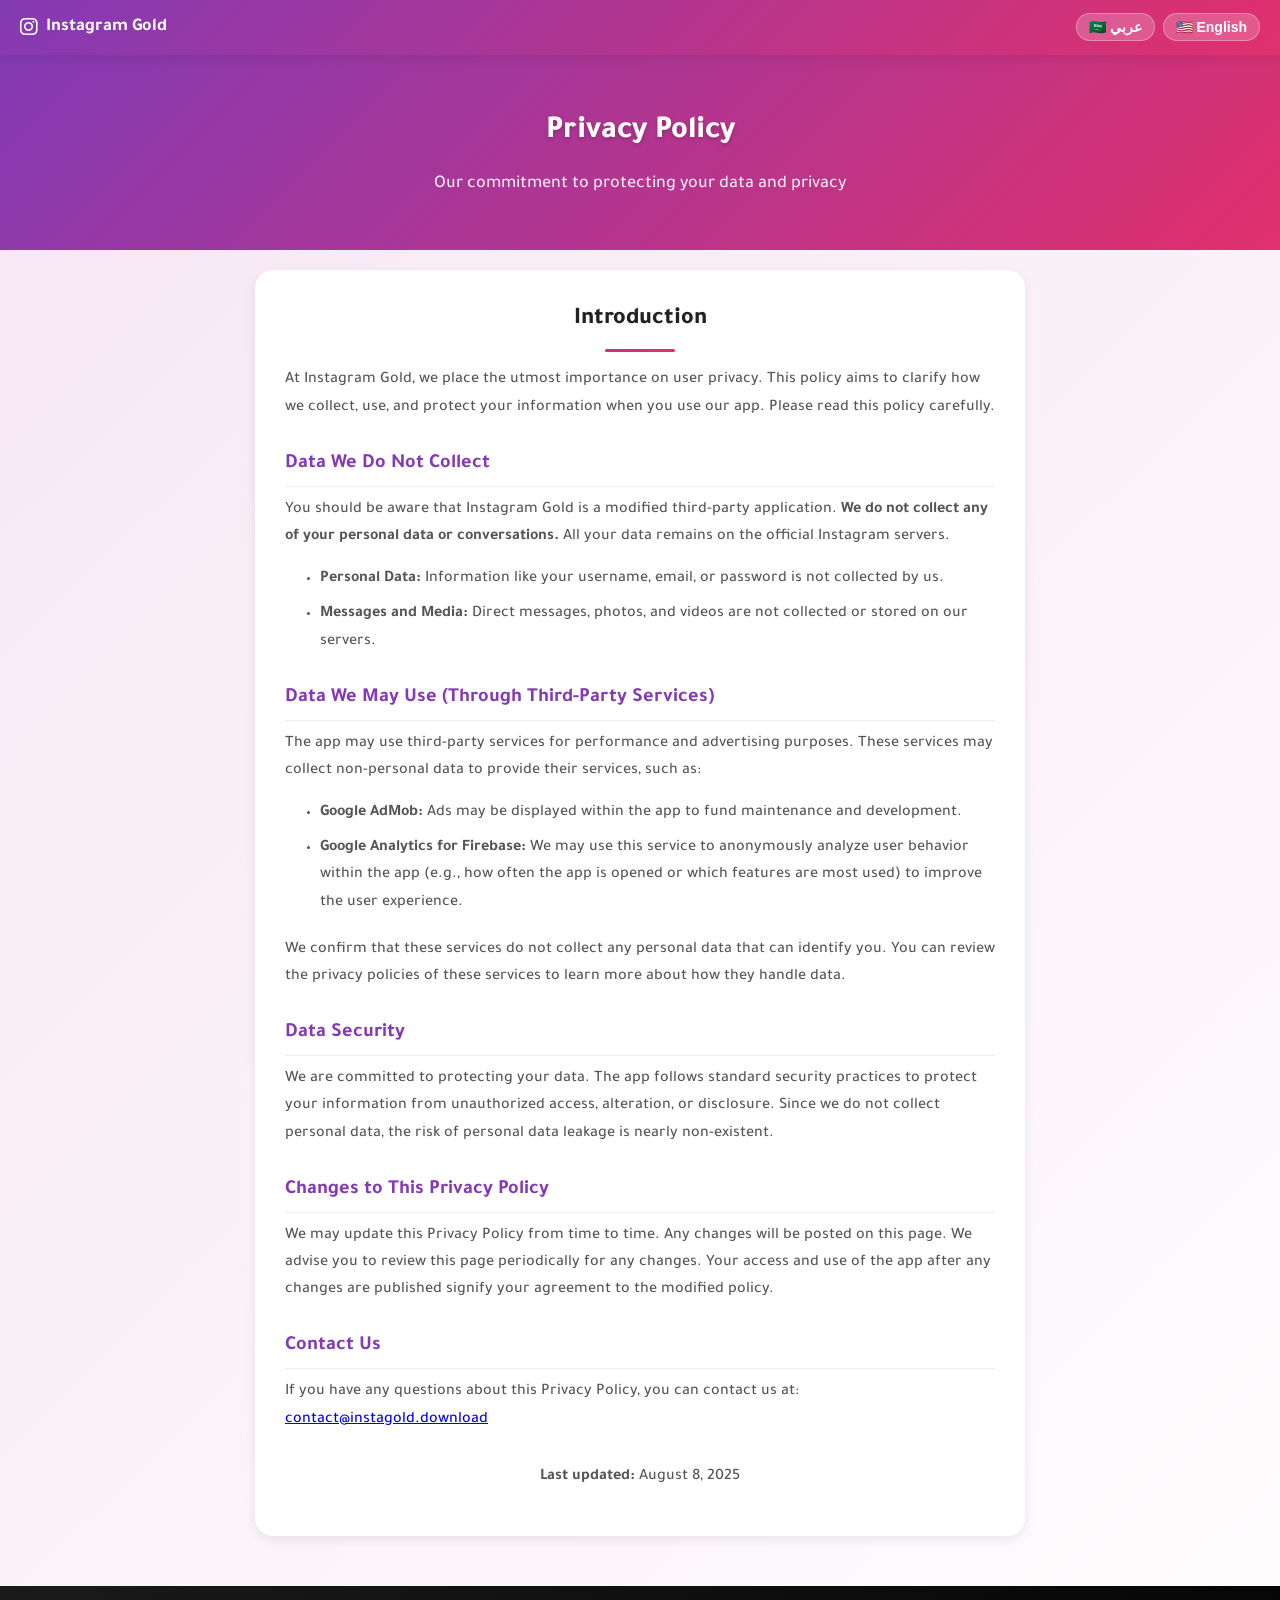
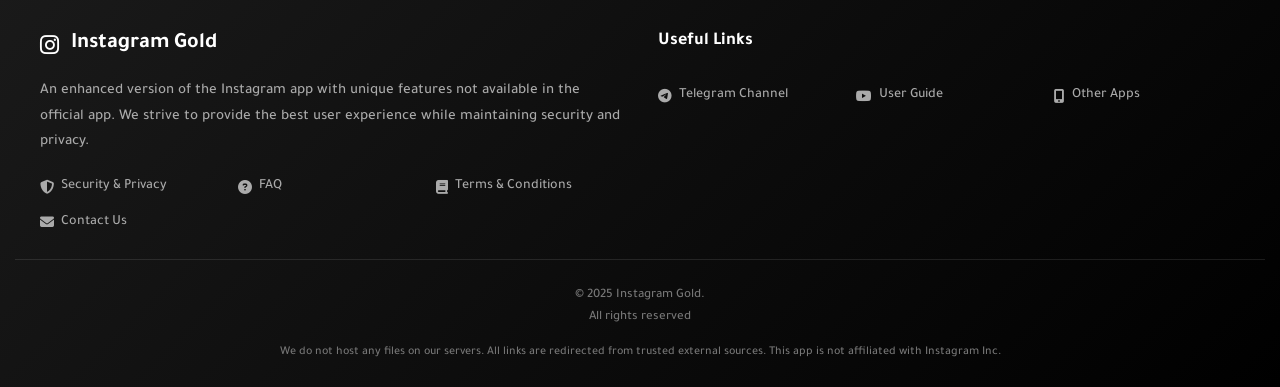
<file: privacy-policy.html>
<!DOCTYPE html>
<html lang="ar" dir="rtl">
<head>
    <meta charset="UTF-8" />
    <title>سياسة الخصوصية - انستقرام الذهبي</title>
    <link rel="icon" href="https://instagold.download/favicon.ico" type="image/x-icon">
    <meta name="viewport" content="width=device-width, initial-scale=1, shrink-to-fit=no"/>
    <meta name="robots" content="index,follow"/>
    <meta name="description" content="سياسة الخصوصية لتطبيق انستقرام الذهبي. تعرف على كيفية جمعنا للبيانات واستخدامها وحمايتها لضمان خصوصيتك."/>
    <meta name="keywords" content="Instagram Gold, Instagram Plus, سياسة الخصوصية, privacy policy, حماية البيانات"/>

    <meta property="og:type" content="website"/>
    <meta property="og:site_name" content="GoldFire"/>
    <meta property="og:locale" content="ar_AR"/>
    <meta property="og:url" content="https://instagold.ogwhats.me/privacy-policy.html"/>
    <meta property="og:title" content="سياسة الخصوصية - انستقرام الذهبي"/>
    <meta property="og:description" content="تعهدنا بحماية خصوصيتك وأمان بياناتك عند استخدام انستقرام الذهبي."/>

    <meta name="twitter:card" content="summary_large_image"/>
    <meta name="twitter:site" content="@GoldFire"/>
    <meta name="twitter:title" content="سياسة الخصوصية - انستقرام الذهبي"/>
    <meta property="twitter:description" content="تعهدنا بحماية خصوصيتك وأمان بياناتك عند استخدام انستقرام الذهبي."/>

    <meta itemprop="name" content="سياسة الخصوصية - انستقرام الذهبي"/>
    <meta itemprop="description" content="تعهدنا بحماية خصوصيتك وأمان بياناتك عند استخدام انستقرام الذهبي."/>

    <link href="https://fonts.googleapis.com/css2?family=Tajawal:wght@400;500;600;700;800&display=swap" rel="stylesheet">
    <link rel="stylesheet" href="https://cdnjs.cloudflare.com/ajax/libs/font-awesome/6.4.0/css/all.min.css">
    
    <script async src="https://www.googletagmanager.com/gtag/js?id=G-VJVJFRQLR0"></script>
    <script>
      window.dataLayer = window.dataLayer || [];
      function gtag(){dataLayer.push(arguments);}
      gtag('js', new Date());
      gtag('config', 'G-VJVJFRQLR0');
    </script>
    
    <style>
        :root {
            --plus-primary: #E1306C;
            --plus-secondary: #C13584;
            --plus-dark: #833AB4;
            --text-dark: #222;
            --text-light: #f8f8f8;
            --bg-light: #f9f9f9;
            --shadow: 0 4px 12px rgba(0,0,0,0.08);
            --transition: all 0.3s ease;
        }

        * {
            margin: 0;
            padding: 0;
            box-sizing: border-box;
        }
        
        body {
            font-family: 'Tajawal', sans-serif;
            font-weight: 500;
            line-height: 1.7;
            color: var(--text-dark);
            background: linear-gradient(135deg, #f7e6f2 0%, #fff 100%);
            min-height: 100vh;
            position: relative;
        }

        [data-lang] { display: none; }
        .show-ar { display: block; }
        .show-en { display: block; }
        [dir="rtl"] .show-en, [dir="ltr"] .show-ar { display: none; }

        .top-bar {
            display: flex;
            justify-content: space-between;
            align-items: center;
            padding: 12px 20px;
            background: linear-gradient(135deg, var(--plus-dark) 0%, var(--plus-primary) 100%);
            box-shadow: var(--shadow);
            position: sticky;
            top: 0;
            z-index: 100;
        }

        .logo {
            display: flex;
            align-items: center;
            gap: 8px;
            color: white;
            font-weight: 700;
            font-size: 18px;
            text-decoration: none;
        }

        .logo-icon {
            font-size: 20px;
        }

        .lang-switcher {
            display: flex;
            gap: 8px;
        }

        .lang-btn {
            background: rgba(255, 255, 255, 0.2);
            border: 1px solid rgba(255, 255, 255, 0.3);
            color: white;
            padding: 5px 12px;
            border-radius: 30px;
            font-weight: 600;
            font-size: 14px;
            cursor: pointer;
            transition: var(--transition);
        }

        .lang-btn:hover {
            background: rgba(255, 255, 255, 0.3);
        }

        .header {
            background: linear-gradient(135deg, var(--plus-dark) 0%, var(--plus-primary) 100%);
            text-align: center;
            padding: 50px 15px;
            position: relative;
            overflow: hidden;
            margin-bottom: 20px;
        }

        .header-content {
            position: relative;
            z-index: 2;
            max-width: 800px;
            margin: 0 auto;
        }

        h1 {
            font-size: 32px;
            font-weight: 800;
            margin-bottom: 10px;
            color: white;
            text-shadow: 0 2px 4px rgba(0,0,0,0.2);
        }

        .subtitle {
            font-size: 18px;
            color: rgba(255, 255, 255, 0.9);
            max-width: 600px;
            margin: 0 auto;
        }
        
        .main-content {
            max-width: 800px;
            margin: 0 auto 50px;
            padding: 0 15px;
        }

        .privacy-section {
            background: white;
            border-radius: 18px;
            box-shadow: var(--shadow);
            padding: 30px;
        }

        .section-title {
            font-size: 24px;
            font-weight: 800;
            color: var(--text-dark);
            text-align: center;
            margin-bottom: 15px;
            position: relative;
            padding-bottom: 12px;
        }
        
        .section-title::after {
            content: "";
            position: absolute;
            bottom: 0;
            left: 50%;
            transform: translateX(-50%);
            width: 70px;
            height: 3px;
            background: linear-gradient(90deg, var(--plus-secondary), var(--plus-primary));
            border-radius: 2px;
        }

        [dir="rtl"] .section-title::after {
            left: auto;
            right: 50%;
            transform: translateX(50%);
        }

        .privacy-content h3 {
            font-size: 20px;
            font-weight: 700;
            color: var(--plus-dark);
            margin-top: 25px;
            margin-bottom: 10px;
            border-bottom: 1px solid #eee;
            padding-bottom: 5px;
        }

        .privacy-content p {
            font-size: 16px;
            color: #555;
            margin-bottom: 15px;
        }

        .privacy-content ul {
            margin: 10px 0 20px 35px;
            list-style: disc;
            font-size: 16px;
            color: #555;
        }
        
        [dir="ltr"] .privacy-content ul {
             margin-left: 35px;
             margin-right: 0;
        }

        .privacy-content ul li {
            margin-bottom: 8px;
        }

        .update-date {
            text-align: center;
            font-size: 14px;
            color: #888;
            margin-top: 30px;
        }

        .footer {
            background: linear-gradient(135deg, #1a1a1a 0%, #000 100%);
            color: #aaa;
            padding: 40px 15px 25px;
            margin-top: 40px;
        }
        
        .footer-content {
            max-width: 1200px;
            margin: 0 auto;
            display: grid;
            grid-template-columns: 1fr;
            gap: 35px;
        }

        @media (min-width: 768px) {
            .footer-content {
                grid-template-columns: 1fr 1fr;
            }
        }
        
        .footer-logo {
            display: flex;
            align-items: center;
            gap: 12px;
            color: white;
            font-size: 22px;
            font-weight: 700;
            margin-bottom: 15px;
        }
        
        .footer-desc {
            font-size: 15px;
            line-height: 1.7;
            margin-bottom: 20px;
        }
        
        .footer-links {
            display: grid;
            grid-template-columns: repeat(auto-fill, minmax(140px, 1fr));
            gap: 12px;
            margin-top: 18px;
        }
        
        .footer-links a {
            text-decoration: none;
            color: #aaa;
            display: flex;
            align-items: center;
            gap: 7px;
            transition: var(--transition);
            font-size: 14px;
        }
        
        .footer-links a:hover {
            color: var(--plus-primary);
        }
        
        .footer-section-title {
            font-size: 18px;
            font-weight: 700;
            color: white;
            margin-bottom: 20px;
            position: relative;
            padding-bottom: 8px;
        }
        
        [dir="ltr"] .footer-section-title::after {
            right: auto;
            left: 0;
        }

        .copyright {
            text-align: center;
            padding-top: 25px;
            margin-top: 25px;
            border-top: 1px solid rgba(255,255,255,0.1);
            font-size: 13px;
            color: #777;
        }
        
        .disclaimer {
            font-size: 12px;
            color: #777;
            margin-top: 12px;
            line-height: 1.7;
            max-width: 800px;
            margin-left: auto;
            margin-right: auto;
        }
        
        @media (max-width: 480px) {
            h1 {
                font-size: 28px;
            }
            .subtitle {
                font-size: 16px;
            }
            .section-title {
                font-size: 22px;
            }
            .privacy-content h3 {
                font-size: 18px;
            }
            .privacy-content p {
                font-size: 14px;
            }
            .privacy-content ul {
                font-size: 14px;
            }
            .footer-logo {
                font-size: 20px;
            }
            .footer-desc {
                font-size: 14px;
            }
        }
    </style>
</head>
<body>
    
    <div class="top-bar">
        <a href="index.html" class="logo">
            <i class="fab fa-instagram logo-icon"></i>
            <span data-lang="ar">انستقرام الذهبي</span>
            <span data-lang="en">Instagram Gold</span>
        </a>
        <div class="lang-switcher">
            <button class="lang-btn" onclick="setLanguage('ar')">🇸🇦 عربي</button>
            <button class="lang-btn" onclick="setLanguage('en')">🇺🇸 English</button>
        </div>
    </div>
    
    <header class="header">
        <div class="header-content">
            <h1 data-lang="ar">سياسة الخصوصية</h1>
            <h1 data-lang="en">Privacy Policy</h1>
            <p class="subtitle" data-lang="ar">التزامنا بحماية بياناتك وخصوصيتك</p>
            <p class="subtitle" data-lang="en">Our commitment to protecting your data and privacy</p>
        </div>
    </header>
    
    <div class="main-content">
        <div class="privacy-section">
            <h2 class="section-title" data-lang="ar">مقدمة</h2>
            <h2 class="section-title" data-lang="en">Introduction</h2>
            
            <div class="privacy-content" data-lang="ar">
                <p>نحن في انستقرام الذهبي نولي خصوصية المستخدمين أهمية قصوى. تهدف هذه السياسة إلى توضيح كيفية جمعنا واستخدامنا وحمايتنا لمعلوماتك عند استخدامك لتطبيقنا. يرجى قراءة هذه السياسة بعناية.</p>
                
                <h3>البيانات التي لا نجمعها</h3>
                <p>يجب أن تكون على علم بأن انستقرام الذهبي هو تطبيق طرف ثالث معدل. <strong>نحن لا نجمع أيًا من بياناتك الشخصية أو محادثاتك.</strong> جميع بياناتك تظل على خوادم انستقرام الرسمية.</p>
                <ul>
                    <li><strong>البيانات الشخصية:</strong> معلومات مثل اسم المستخدم، البريد الإلكتروني، أو كلمة المرور لا يتم جمعها من قبلنا.</li>
                    <li><strong>الرسائل والوسائط:</strong> المحادثات الخاصة، الصور، والفيديوهات لا يتم جمعها أو تخزينها على خوادمنا.</li>
                </ul>

                <h3>البيانات التي قد نستخدمها (من خلال خدمات الطرف الثالث)</h3>
                <p>قد يستخدم التطبيق خدمات من أطراف ثالثة لأغراض تحسين الأداء والإعلانات. هذه الخدمات قد تجمع بيانات غير شخصية لتقديم خدماتها، مثل:</p>
                <ul>
                    <li><strong>Google AdMob:</strong> قد تعرض إعلانات داخل التطبيق لتمويل الصيانة والتطوير.</li>
                    <li><strong>Google Analytics for Firebase:</strong> قد نستخدم هذه الخدمة لتحليل سلوك المستخدم داخل التطبيق بشكل مجهول (مثل عدد مرات فتح التطبيق أو الميزات الأكثر استخدامًا) وذلك لتحسين تجربة المستخدم.</li>
                </ul>
                <p>نؤكد أن هذه الخدمات لا تجمع أي بيانات شخصية يمكن أن تحدد هويتك. يمكنك الاطلاع على سياسات الخصوصية الخاصة بهذه الخدمات لمعرفة المزيد عن كيفية تعاملها مع البيانات.</p>

                <h3>أمان البيانات</h3>
                <p>نحن ملتزمون بحماية بياناتك. التطبيق يتبع ممارسات الأمان القياسية لحماية معلوماتك من الوصول غير المصرح به أو التعديل أو الإفشاء. بما أننا لا نجمع بيانات شخصية، فإن مخاطر تسرب البيانات الشخصية تكاد تكون معدومة.</p>
                
                <h3>التغييرات على سياسة الخصوصية</h3>
                <p>قد نقوم بتحديث سياسة الخصوصية هذه من وقت لآخر. سيتم نشر أي تغييرات على هذه الصفحة. ننصحك بمراجعة هذه الصفحة بشكل دوري للاطلاع على أي تغييرات. دخولك واستخدامك للتطبيق بعد نشر أي تغييرات يعتبر موافقة منك على السياسة المعدلة.</p>

                <h3>للتواصل معنا</h3>
                <p>إذا كانت لديك أي أسئلة حول سياسة الخصوصية هذه، يمكنك التواصل معنا عبر: <a href="mailto:goldhelper.report@gmail.com">goldhelper.report@gmail.com</a></p>
                <div class="update-date">
                    <p><strong>آخر تحديث:</strong> 8 أغسطس 2025</p>
                </div>
            </div>
            
            <div class="privacy-content" data-lang="en">
                <p>At Instagram Gold, we place the utmost importance on user privacy. This policy aims to clarify how we collect, use, and protect your information when you use our app. Please read this policy carefully.</p>

                <h3>Data We Do Not Collect</h3>
                <p>You should be aware that Instagram Gold is a modified third-party application. <strong>We do not collect any of your personal data or conversations.</strong> All your data remains on the official Instagram servers.</p>
                <ul>
                    <li><strong>Personal Data:</strong> Information like your username, email, or password is not collected by us.</li>
                    <li><strong>Messages and Media:</strong> Direct messages, photos, and videos are not collected or stored on our servers.</li>
                </ul>

                <h3>Data We May Use (Through Third-Party Services)</h3>
                <p>The app may use third-party services for performance and advertising purposes. These services may collect non-personal data to provide their services, such as:</p>
                <ul>
                    <li><strong>Google AdMob:</strong> Ads may be displayed within the app to fund maintenance and development.</li>
                    <li><strong>Google Analytics for Firebase:</strong> We may use this service to anonymously analyze user behavior within the app (e.g., how often the app is opened or which features are most used) to improve the user experience.</li>
                </ul>
                <p>We confirm that these services do not collect any personal data that can identify you. You can review the privacy policies of these services to learn more about how they handle data.</p>
                
                <h3>Data Security</h3>
                <p>We are committed to protecting your data. The app follows standard security practices to protect your information from unauthorized access, alteration, or disclosure. Since we do not collect personal data, the risk of personal data leakage is nearly non-existent.</p>
                
                <h3>Changes to This Privacy Policy</h3>
                <p>We may update this Privacy Policy from time to time. Any changes will be posted on this page. We advise you to review this page periodically for any changes. Your access and use of the app after any changes are published signify your agreement to the modified policy.</p>

                <h3>Contact Us</h3>
                <p>If you have any questions about this Privacy Policy, you can contact us at: <a href="mailto:goldhelper.report@gmail.com">contact@instagold.download</a></p>
                <div class="update-date">
                    <p><strong>Last updated:</strong> August 8, 2025</p>
                </div>
            </div>
        </div>
    </div>
    
    <footer class="footer">
        <div class="footer-content">
            <div>
                <div class="footer-logo">
                    <i class="fab fa-instagram"></i>
                    <span data-lang="ar">انستقرام الذهبي</span>
                    <span data-lang="en">Instagram Gold</span>
                </div>
                <p class="footer-desc" data-lang="ar">
                    نسخة محسنة من تطبيق انستقرام مع ميزات فريدة غير موجودة في التطبيق الرسمي.
                    نسعى لتقديم أفضل تجربة مستخدم مع الحفاظ على الأمان والخصوصية.
                </p>
                <p class="footer-desc" data-lang="en">
                    An enhanced version of the Instagram app with unique features not available in the official app.
                    We strive to provide the best user experience while maintaining security and privacy.
                </p>
                <div class="footer-links">
                    <a href="/privacy-policy.html"><i class="fas fa-shield-alt"></i> <span data-lang="ar">الأمان والخصوصية</span><span data-lang="en">Security & Privacy</span></a>
                    <a href="/faq.html"><i class="fas fa-question-circle"></i> <span data-lang="ar">الأسئلة الشائعة</span><span data-lang="en">FAQ</span></a>
                    <a href="/terms.html"><i class="fas fa-book"></i> <span data-lang="ar">الشروط والأحكام</span><span data-lang="en">Terms & Conditions</span></a>
                    <a href="/contact.html"><i class="fas fa-envelope"></i> <span data-lang="ar">اتصل بنا</span><span data-lang="en">Contact Us</span></a>
                </div>
            </div>
            
            <div>
                <h3 class="footer-section-title" data-lang="ar">روابط مفيدة</h3>
                <h3 class="footer-section-title" data-lang="en">Useful Links</h3>
                <div class="footer-links">
                    <a href="https://t.me/AssemBlogger"><i class="fab fa-telegram-plane"></i> <span data-lang="ar">قناة التليجرام</span><span data-lang="en">Telegram Channel</span></a>
                    <a href="/user-guide.html"><i class="fab fa-youtube"></i> <span data-lang="ar">دليل الاستخدام</span><span data-lang="en">User Guide</span></a>
                    <a href="https://mediafiresm.appsfire.co/file/goldhelper"><i class="fas fa-mobile-alt"></i> <span data-lang="ar">تطبيقات أخرى</span><span data-lang="en">Other Apps</span></a>
                </div>
            </div>
        </div>
        
        <div class="copyright">
            <p>&copy; 2025 Instagram Gold. <span data-lang="ar">جميع الحقوق محفوظة</span><span data-lang="en">All rights reserved</span></p>
            <p class="disclaimer" data-lang="ar">
                نحن لا نستضيف أي ملف على خوادمنا. جميع الروابط يتم توجيهها من مصادر خارجية موثوقة.
                هذا التطبيق ليس تابعًا لشركة انستقرام.
            </p>
            <p class="disclaimer" data-lang="en">
                We do not host any files on our servers. All links are redirected from trusted external sources.
                This app is not affiliated with Instagram Inc.
            </p>
        </div>
    </footer>
    
    <script>
        document.addEventListener("DOMContentLoaded", () => {
            const userLang = navigator.language.startsWith("ar") ? "ar" : "en";
            setLanguage(userLang);
        });

        function setLanguage(selectedLang) {
            document.documentElement.lang = selectedLang;
            document.documentElement.dir = selectedLang === 'ar' ? 'rtl' : 'ltr';
            
            document.querySelectorAll('[data-lang]').forEach(el => {
                el.style.display = 'none';
            });
            
            document.querySelectorAll(`[data-lang="${selectedLang}"]`).forEach(el => {
                el.style.display = 'block';
            });
            
            if (selectedLang === 'ar') {
                document.querySelectorAll('.show-ar').forEach(el => el.style.display = 'block');
                document.querySelectorAll('.show-en').forEach(el => el.style.display = 'none');
            } else {
                document.querySelectorAll('.show-ar').forEach(el => el.style.display = 'none');
                document.querySelectorAll('.show-en').forEach(el => el.style.display = 'block');
            }
        }
    </script>
</body>
</html>
</file>
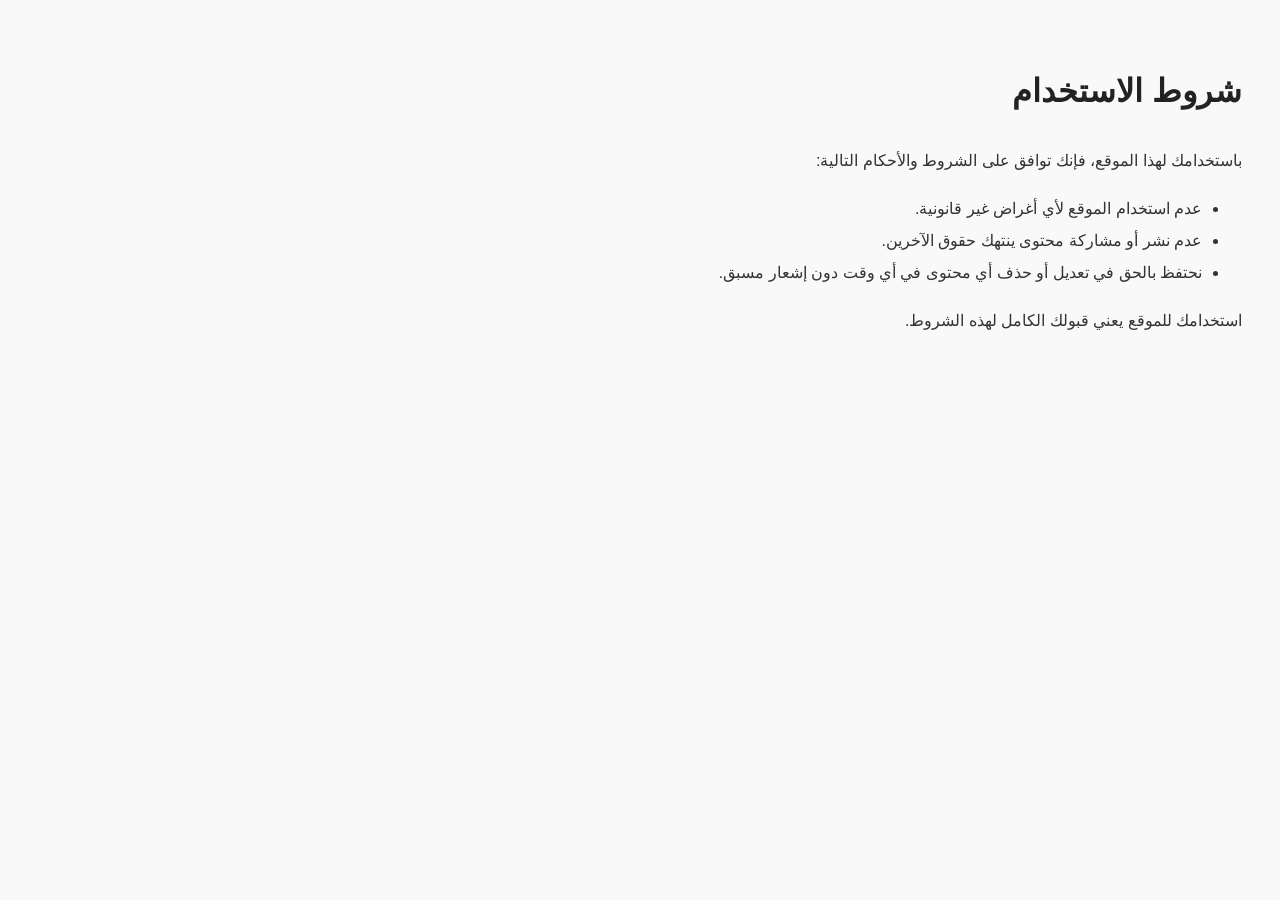
<file: terms.html>
<!DOCTYPE html>
<html lang="ar" dir="rtl">
<head>
  <meta charset="UTF-8">
  <title>شروط الاستخدام</title>
  <style>
    body { font-family: 'Tajawal', sans-serif; padding: 30px; background: #f9f9f9; line-height: 2; color: #333; }
    h1 { color: #222; }
  </style>
</head>
<body>
  <h1>شروط الاستخدام</h1>
  <p>باستخدامك لهذا الموقع، فإنك توافق على الشروط والأحكام التالية:</p>
  <ul>
    <li>عدم استخدام الموقع لأي أغراض غير قانونية.</li>
    <li>عدم نشر أو مشاركة محتوى ينتهك حقوق الآخرين.</li>
    <li>نحتفظ بالحق في تعديل أو حذف أي محتوى في أي وقت دون إشعار مسبق.</li>
  </ul>
  <p>استخدامك للموقع يعني قبولك الكامل لهذه الشروط.</p>
</body>
</html>
</file>
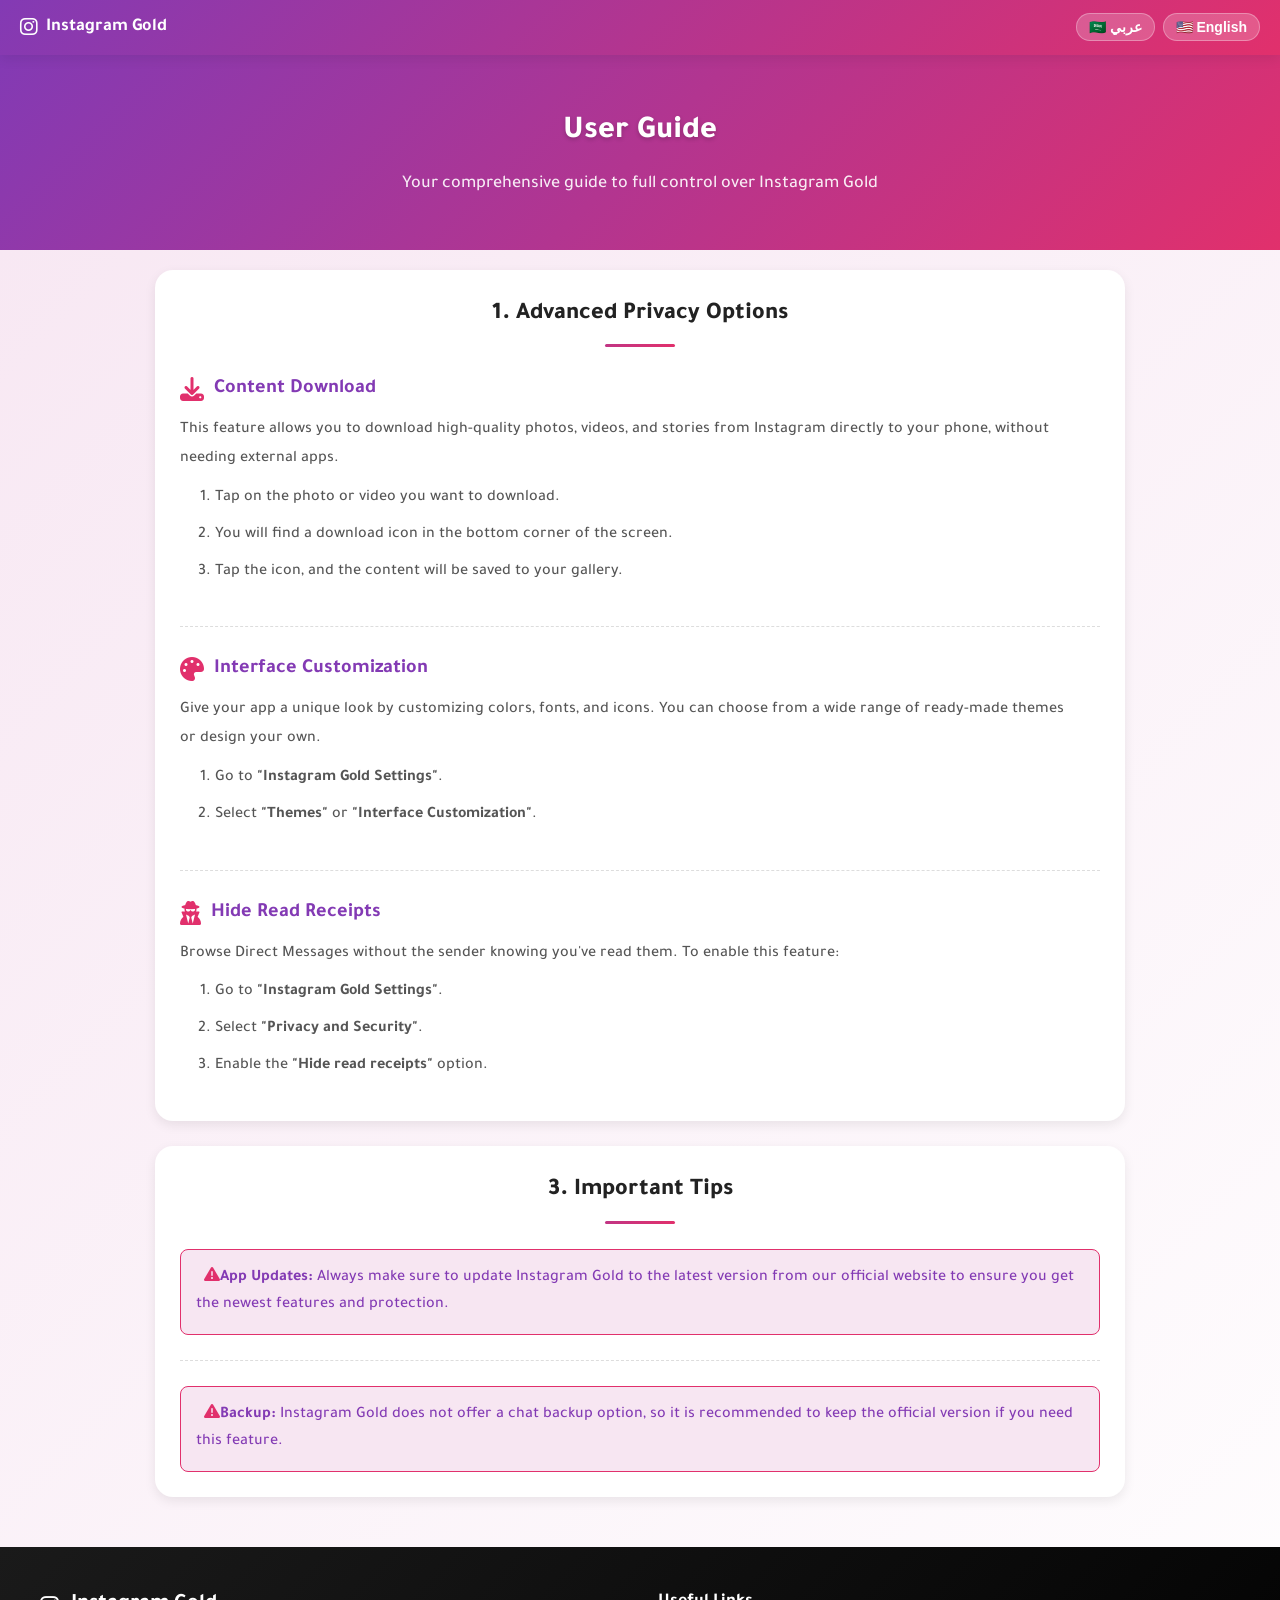
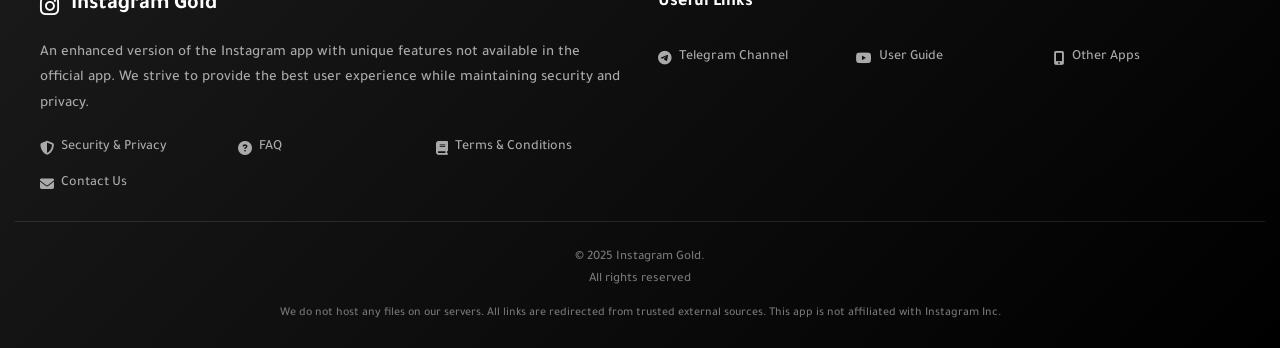
<file: user-guide.html>
<!DOCTYPE html>
<html lang="ar" dir="rtl">
<head>
    <meta charset="UTF-8" />
    <title>دليل الاستخدام - انستقرام الذهبي</title>
    <link rel="icon" href="https://instagold.download/favicon.ico" type="image/x-icon">
    <meta name="viewport" content="width=device-width, initial-scale=1, shrink-to-fit=no"/>
    <meta name="robots" content="index,follow"/>
    <meta name="description" content="دليل شامل لاستخدام انستقرام الذهبي. تعلم كيفية تفعيل ميزات الخصوصية، وتنزيل المحتوى، وتخصيص الواجهة، والمزيد."/>
    <meta name="keywords" content="Instagram Gold, Instagram Plus, دليل استخدام, user guide, انستقرام الذهبي, شرح"/>

    <meta property="og:type" content="website"/>
    <meta property="og:site_name" content="GoldFire"/>
    <meta property="og:locale" content="ar_AR"/>
    <meta property="og:url" content="https://instagold.ogwhats.me/user-guide.html"/>
    <meta property="og:title" content="دليل الاستخدام - انستقرام الذهبي"/>
    <meta property="og:description" content="دليلك الكامل لاستكشاف ميزات انستقرام الذهبي الفريدة."/>

    <meta name="twitter:card" content="summary_large_image"/>
    <meta name="twitter:site" content="@GoldFire"/>
    <meta name="twitter:title" content="دليل الاستخدام - انستقرام الذهبي"/>
    <meta property="twitter:description" content="دليلك الكامل لاستكشاف ميزات انستقرام الذهبي الفريدة."/>

    <meta itemprop="name" content="دليل الاستخدام - انستقرام الذهبي"/>
    <meta itemprop="description" content="دليلك الكامل لاستكشاف ميزات انستقرام الذهبي الفريدة."/>

    <link href="https://fonts.googleapis.com/css2?family=Tajawal:wght@400;500;600;700;800&display=swap" rel="stylesheet">
    <link rel="stylesheet" href="https://cdnjs.cloudflare.com/ajax/libs/font-awesome/6.4.0/css/all.min.css">
    
    <script async src="https://www.googletagmanager.com/gtag/js?id=G-VJVJFRQLR0"></script>
    <script>
      window.dataLayer = window.dataLayer || [];
      function gtag(){dataLayer.push(arguments);}
      gtag('js', new Date());
      gtag('config', 'G-VJVJFRQLR0');
    </script>
    
    <style>
        :root {
            --plus-primary: #E1306C;
            --plus-secondary: #C13584;
            --plus-dark: #833AB4;
            --text-dark: #222;
            --text-light: #f8f8f8;
            --bg-light: #f9f9f9;
            --shadow: 0 4px 12px rgba(0,0,0,0.08);
            --transition: all 0.3s ease;
        }

        * {
            margin: 0;
            padding: 0;
            box-sizing: border-box;
        }
        
        body {
            font-family: 'Tajawal', sans-serif;
            font-weight: 500;
            line-height: 1.7;
            color: var(--text-dark);
            background: linear-gradient(135deg, #f7e6f2 0%, #fff 100%);
            min-height: 100vh;
            position: relative;
        }

        [data-lang] { display: none; }
        .show-ar { display: block; }
        .show-en { display: block; }
        [dir="rtl"] .show-en, [dir="ltr"] .show-ar { display: none; }

        .top-bar {
            display: flex;
            justify-content: space-between;
            align-items: center;
            padding: 12px 20px;
            background: linear-gradient(135deg, var(--plus-dark) 0%, var(--plus-primary) 100%);
            box-shadow: var(--shadow);
            position: sticky;
            top: 0;
            z-index: 100;
        }

        .logo {
            display: flex;
            align-items: center;
            gap: 8px;
            color: white;
            font-weight: 700;
            font-size: 18px;
            text-decoration: none;
        }

        .logo-icon {
            font-size: 20px;
        }

        .lang-switcher {
            display: flex;
            gap: 8px;
        }

        .lang-btn {
            background: rgba(255, 255, 255, 0.2);
            border: 1px solid rgba(255, 255, 255, 0.3);
            color: white;
            padding: 5px 12px;
            border-radius: 30px;
            font-weight: 600;
            font-size: 14px;
            cursor: pointer;
            transition: var(--transition);
        }

        .lang-btn:hover {
            background: rgba(255, 255, 255, 0.3);
        }

        .header {
            background: linear-gradient(135deg, var(--plus-dark) 0%, var(--plus-primary) 100%);
            text-align: center;
            padding: 50px 15px;
            position: relative;
            overflow: hidden;
            margin-bottom: 20px;
        }

        .header-content {
            position: relative;
            z-index: 2;
            max-width: 800px;
            margin: 0 auto;
        }

        h1 {
            font-size: 32px;
            font-weight: 800;
            margin-bottom: 10px;
            color: white;
            text-shadow: 0 2px 4px rgba(0,0,0,0.2);
        }

        .subtitle {
            font-size: 18px;
            color: rgba(255, 255, 255, 0.9);
            max-width: 600px;
            margin: 0 auto;
        }
        
        .main-content {
            max-width: 1000px;
            margin: 0 auto 50px;
            padding: 0 15px;
        }

        .guide-section {
            background: white;
            border-radius: 18px;
            box-shadow: var(--shadow);
            padding: 25px;
            margin-bottom: 25px;
        }

        .section-title {
            font-size: 24px;
            font-weight: 800;
            color: var(--text-dark);
            text-align: center;
            margin-bottom: 25px;
            position: relative;
            padding-bottom: 12px;
        }
        
        .section-title::after {
            content: "";
            position: absolute;
            bottom: 0;
            left: 50%;
            transform: translateX(-50%);
            width: 70px;
            height: 3px;
            background: linear-gradient(90deg, var(--plus-secondary), var(--plus-primary));
            border-radius: 2px;
        }

        [dir="rtl"] .section-title::after {
            left: auto;
            right: 50%;
            transform: translateX(50%);
        }
        
        .guide-item {
            margin-bottom: 25px;
            padding-bottom: 25px;
            border-bottom: 1px dashed #ddd;
        }
        
        .guide-item:last-child {
            border-bottom: none;
            margin-bottom: 0;
            padding-bottom: 0;
        }
        
        .item-title {
            font-size: 20px;
            font-weight: 700;
            color: var(--plus-dark);
            margin-bottom: 10px;
            display: flex;
            align-items: center;
            gap: 10px;
        }
        
        .item-title i {
            color: var(--plus-primary);
            font-size: 24px;
        }
        
        .item-content {
            font-size: 16px;
            color: #555;
            line-height: 1.8;
            padding-right: 34px;
        }
        
        .item-content p {
            margin-bottom: 10px;
        }

        .item-content ul, .item-content ol {
            margin: 10px 0 15px 35px;
            list-style: disc;
        }
        
        [dir="ltr"] .item-content ul, [dir="ltr"] .item-content ol {
             margin-left: 35px;
             margin-right: 0;
        }

        .item-content ol {
            list-style: decimal;
        }
        
        .item-content li {
            margin-bottom: 8px;
        }
        
        .important-note {
            background: #f7e6f2;
            color: #833AB4;
            padding: 15px;
            border-radius: 8px;
            border: 1px solid #e1306c;
            margin-top: 15px;
        }
        
        .important-note i {
            color: #E1306C;
            margin-left: 8px;
        }

        .footer {
            background: linear-gradient(135deg, #1a1a1a 0%, #000 100%);
            color: #aaa;
            padding: 40px 15px 25px;
            margin-top: 40px;
        }
        
        .footer-content {
            max-width: 1200px;
            margin: 0 auto;
            display: grid;
            grid-template-columns: 1fr;
            gap: 35px;
        }

        @media (min-width: 768px) {
            .footer-content {
                grid-template-columns: 1fr 1fr;
            }
        }
        
        .footer-logo {
            display: flex;
            align-items: center;
            gap: 12px;
            color: white;
            font-size: 22px;
            font-weight: 700;
            margin-bottom: 15px;
        }
        
        .footer-desc {
            font-size: 15px;
            line-height: 1.7;
            margin-bottom: 20px;
        }
        
        .footer-links {
            display: grid;
            grid-template-columns: repeat(auto-fill, minmax(140px, 1fr));
            gap: 12px;
            margin-top: 18px;
        }
        
        .footer-links a {
            text-decoration: none;
            color: #aaa;
            display: flex;
            align-items: center;
            gap: 7px;
            transition: var(--transition);
            font-size: 14px;
        }
        
        .footer-links a:hover {
            color: var(--plus-primary);
        }
        
        .footer-section-title {
            font-size: 18px;
            font-weight: 700;
            color: white;
            margin-bottom: 20px;
            position: relative;
            padding-bottom: 8px;
        }
        
        [dir="ltr"] .footer-section-title::after {
            right: auto;
            left: 0;
        }

        .copyright {
            text-align: center;
            padding-top: 25px;
            margin-top: 25px;
            border-top: 1px solid rgba(255,255,255,0.1);
            font-size: 13px;
            color: #777;
        }
        
        .disclaimer {
            font-size: 12px;
            color: #777;
            margin-top: 12px;
            line-height: 1.7;
            max-width: 800px;
            margin-left: auto;
            margin-right: auto;
        }
        
        @media (max-width: 480px) {
            h1 {
                font-size: 28px;
            }
            .subtitle {
                font-size: 16px;
            }
            .section-title {
                font-size: 22px;
            }
            .item-title {
                font-size: 18px;
            }
            .item-content {
                font-size: 14px;
            }
            .footer-logo {
                font-size: 20px;
            }
            .footer-desc {
                font-size: 14px;
            }
        }
    </style>
</head>
<body>
    
    <div class="top-bar">
        <a href="index.html" class="logo">
            <i class="fab fa-instagram logo-icon"></i>
            <span data-lang="ar">انستقرام الذهبي</span>
            <span data-lang="en">Instagram Gold</span>
        </a>
        <div class="lang-switcher">
            <button class="lang-btn" onclick="setLanguage('ar')">🇸🇦 عربي</button>
            <button class="lang-btn" onclick="setLanguage('en')">🇺🇸 English</button>
        </div>
    </div>
    
    <header class="header">
        <div class="header-content">
            <h1 data-lang="ar">دليل الاستخدام</h1>
            <h1 data-lang="en">User Guide</h1>
            <p class="subtitle" data-lang="ar">دليلك الشامل للتحكم الكامل في انستقرام الذهبي</p>
            <p class="subtitle" data-lang="en">Your comprehensive guide to full control over Instagram Gold</p>
        </div>
    </header>
    
    <div class="main-content">
        
        <div class="guide-section">
            <h2 class="section-title" data-lang="ar">1. خيارات الخصوصية المتقدمة</h2>
            <h2 class="section-title" data-lang="en">1. Advanced Privacy Options</h2>
            
            <div class="guide-list">
                
                <div class="guide-item">
                    <h3 class="item-title"><i class="fas fa-download"></i> <span data-lang="ar">تنزيل المحتوى</span><span data-lang="en">Content Download</span></h3>
                    <div class="item-content" data-lang="ar">
                        <p>تسمح لك هذه الميزة بتنزيل الصور، الفيديوهات، والقصص (Stories) من انستقرام مباشرة إلى هاتفك بجودة عالية، دون الحاجة لاستخدام تطبيقات خارجية.</p>
                        <ol>
                            <li>اضغط على الصورة أو الفيديو الذي تريد تنزيله.</li>
                            <li>ستجد أيقونة تنزيل في الزاوية السفلية من الشاشة.</li>
                            <li>اضغط على الأيقونة وسيتم حفظ المحتوى في معرض الصور الخاص بك.</li>
                        </ol>
                    </div>
                    <div class="item-content" data-lang="en">
                        <p>This feature allows you to download high-quality photos, videos, and stories from Instagram directly to your phone, without needing external apps.</p>
                        <ol>
                            <li>Tap on the photo or video you want to download.</li>
                            <li>You will find a download icon in the bottom corner of the screen.</li>
                            <li>Tap the icon, and the content will be saved to your gallery.</li>
                        </ol>
                    </div>
                </div>
                
                <div class="guide-item">
                    <h3 class="item-title"><i class="fas fa-palette"></i> <span data-lang="ar">تخصيص الواجهة</span><span data-lang="en">Interface Customization</span></h3>
                    <div class="item-content" data-lang="ar">
                        <p>امنح تطبيقك مظهرًا فريدًا من خلال تخصيص الألوان والخطوط والأيقونات. يمكنك الاختيار من بين مجموعة واسعة من الثيمات الجاهزة أو تصميم ثيمك الخاص.</p>
                        <ol>
                            <li>اذهب إلى <strong>"إعدادات انستقرام الذهبي"</strong>.</li>
                            <li>اختر <strong>"الثيمات"</strong> أو <strong>"تخصيص الواجهة"</strong>.</li>
                        </ol>
                    </div>
                    <div class="item-content" data-lang="en">
                        <p>Give your app a unique look by customizing colors, fonts, and icons. You can choose from a wide range of ready-made themes or design your own.</p>
                        <ol>
                            <li>Go to <strong>"Instagram Gold Settings"</strong>.</li>
                            <li>Select <strong>"Themes"</strong> or <strong>"Interface Customization"</strong>.</li>
                        </ol>
                    </div>
                </div>

                <div class="guide-item">
                    <h3 class="item-title"><i class="fas fa-user-secret"></i> <span data-lang="ar">إخفاء قراءة الرسائل</span><span data-lang="en">Hide Read Receipts</span></h3>
                    <div class="item-content" data-lang="ar">
                        <p>تصفح رسائل الدايركت (Direct Messages) دون أن يعلم المرسل أنك قرأتها. لتفعيل هذه الميزة:</p>
                        <ol>
                            <li>انتقل إلى <strong>"إعدادات انستقرام الذهبي"</strong>.</li>
                            <li>اختر <strong>"الخصوصية والأمان"</strong>.</li>
                            <li>فعل خيار <strong>"إخفاء قراءة الرسائل"</strong>.</li>
                        </ol>
                    </div>
                    <div class="item-content" data-lang="en">
                        <p>Browse Direct Messages without the sender knowing you've read them. To enable this feature:</p>
                        <ol>
                            <li>Go to <strong>"Instagram Gold Settings"</strong>.</li>
                            <li>Select <strong>"Privacy and Security"</strong>.</li>
                            <li>Enable the <strong>"Hide read receipts"</strong> option.</li>
                        </ol>
                    </div>
                </div>
            </div>
        </div>
        
        <div class="guide-section">
            <h2 class="section-title" data-lang="ar">3. نصائح مهمة</h2>
            <h2 class="section-title" data-lang="en">3. Important Tips</h2>
            
            <div class="guide-item">
                <div class="important-note" data-lang="ar">
                    <p><i class="fas fa-exclamation-triangle"></i><strong>تحديثات التطبيق:</strong> تأكد دائمًا من تحديث انستقرام الذهبي إلى أحدث إصدار من موقعنا الرسمي لضمان حصولك على أحدث الميزات والحماية.</p>
                </div>
                <div class="important-note" data-lang="en">
                    <p><i class="fas fa-exclamation-triangle"></i><strong>App Updates:</strong> Always make sure to update Instagram Gold to the latest version from our official website to ensure you get the newest features and protection.</p>
                </div>
            </div>
            
            <div class="guide-item">
                <div class="important-note" data-lang="ar">
                    <p><i class="fas fa-exclamation-triangle"></i><strong>النسخ الاحتياطي:</strong> لا يوفر انستقرام الذهبي خيار النسخ الاحتياطي للمحادثات، لذا يُنصح بالحفاظ على النسخة الرسمية إذا كنت بحاجة إلى هذه الميزة.</p>
                </div>
                <div class="important-note" data-lang="en">
                    <p><i class="fas fa-exclamation-triangle"></i><strong>Backup:</strong> Instagram Gold does not offer a chat backup option, so it is recommended to keep the official version if you need this feature.</p>
                </div>
            </div>
            
        </div>
        
    </div>
    
    <footer class="footer">
        <div class="footer-content">
            <div>
                <div class="footer-logo">
                    <i class="fab fa-instagram"></i>
                    <span data-lang="ar">انستقرام الذهبي</span>
                    <span data-lang="en">Instagram Gold</span>
                </div>
                <p class="footer-desc" data-lang="ar">
                    نسخة محسنة من تطبيق انستقرام مع ميزات فريدة غير موجودة في التطبيق الرسمي.
                    نسعى لتقديم أفضل تجربة مستخدم مع الحفاظ على الأمان والخصوصية.
                </p>
                <p class="footer-desc" data-lang="en">
                    An enhanced version of the Instagram app with unique features not available in the official app.
                    We strive to provide the best user experience while maintaining security and privacy.
                </p>
                <div class="footer-links">
                    <a href="/privacy-policy.html"><i class="fas fa-shield-alt"></i> <span data-lang="ar">الأمان والخصوصية</span><span data-lang="en">Security & Privacy</span></a>
                    <a href="/faq.html"><i class="fas fa-question-circle"></i> <span data-lang="ar">الأسئلة الشائعة</span><span data-lang="en">FAQ</span></a>
                    <a href="/terms.html"><i class="fas fa-book"></i> <span data-lang="ar">الشروط والأحكام</span><span data-lang="en">Terms & Conditions</span></a>
                    <a href="/contact.html"><i class="fas fa-envelope"></i> <span data-lang="ar">اتصل بنا</span><span data-lang="en">Contact Us</span></a>
                </div>
            </div>
            
            <div>
                <h3 class="footer-section-title" data-lang="ar">روابط مفيدة</h3>
                <h3 class="footer-section-title" data-lang="en">Useful Links</h3>
                <div class="footer-links">
                    <a href="https://t.me/AssemBlogger"><i class="fab fa-telegram-plane"></i> <span data-lang="ar">قناة التليجرام</span><span data-lang="en">Telegram Channel</span></a>
                    <a href="/user-guide.html"><i class="fab fa-youtube"></i> <span data-lang="ar">دليل الاستخدام</span><span data-lang="en">User Guide</span></a>
                    <a href="https://mediafiresm.appsfire.co/file/goldhelper"><i class="fas fa-mobile-alt"></i> <span data-lang="ar">تطبيقات أخرى</span><span data-lang="en">Other Apps</span></a>
                </div>
            </div>
        </div>
        
        <div class="copyright">
            <p>&copy; 2025 Instagram Gold. <span data-lang="ar">جميع الحقوق محفوظة</span><span data-lang="en">All rights reserved</span></p>
            <p class="disclaimer" data-lang="ar">
                نحن لا نستضيف أي ملف على خوادمنا. جميع الروابط يتم توجيهها من مصادر خارجية موثوقة.
                هذا التطبيق ليس تابعًا لشركة انستقرام.
            </p>
            <p class="disclaimer" data-lang="en">
                We do not host any files on our servers. All links are redirected from trusted external sources.
                This app is not affiliated with Instagram Inc.
            </p>
        </div>
    </footer>
    
    <script>
        document.addEventListener("DOMContentLoaded", () => {
            const userLang = navigator.language.startsWith("ar") ? "ar" : "en";
            setLanguage(userLang);
        });

        function setLanguage(selectedLang) {
            document.documentElement.lang = selectedLang;
            document.documentElement.dir = selectedLang === 'ar' ? 'rtl' : 'ltr';
            
            document.querySelectorAll('[data-lang]').forEach(el => {
                el.style.display = 'none';
            });
            
            document.querySelectorAll(`[data-lang="${selectedLang}"]`).forEach(el => {
                el.style.display = 'block';
            });
            
            if (selectedLang === 'ar') {
                document.querySelectorAll('.show-ar').forEach(el => el.style.display = 'block');
                document.querySelectorAll('.show-en').forEach(el => el.style.display = 'none');
            } else {
                document.querySelectorAll('.show-ar').forEach(el => el.style.display = 'none');
                document.querySelectorAll('.show-en').forEach(el => el.style.display = 'block');
            }
        }
    </script>
</body>
</html>
</file>
